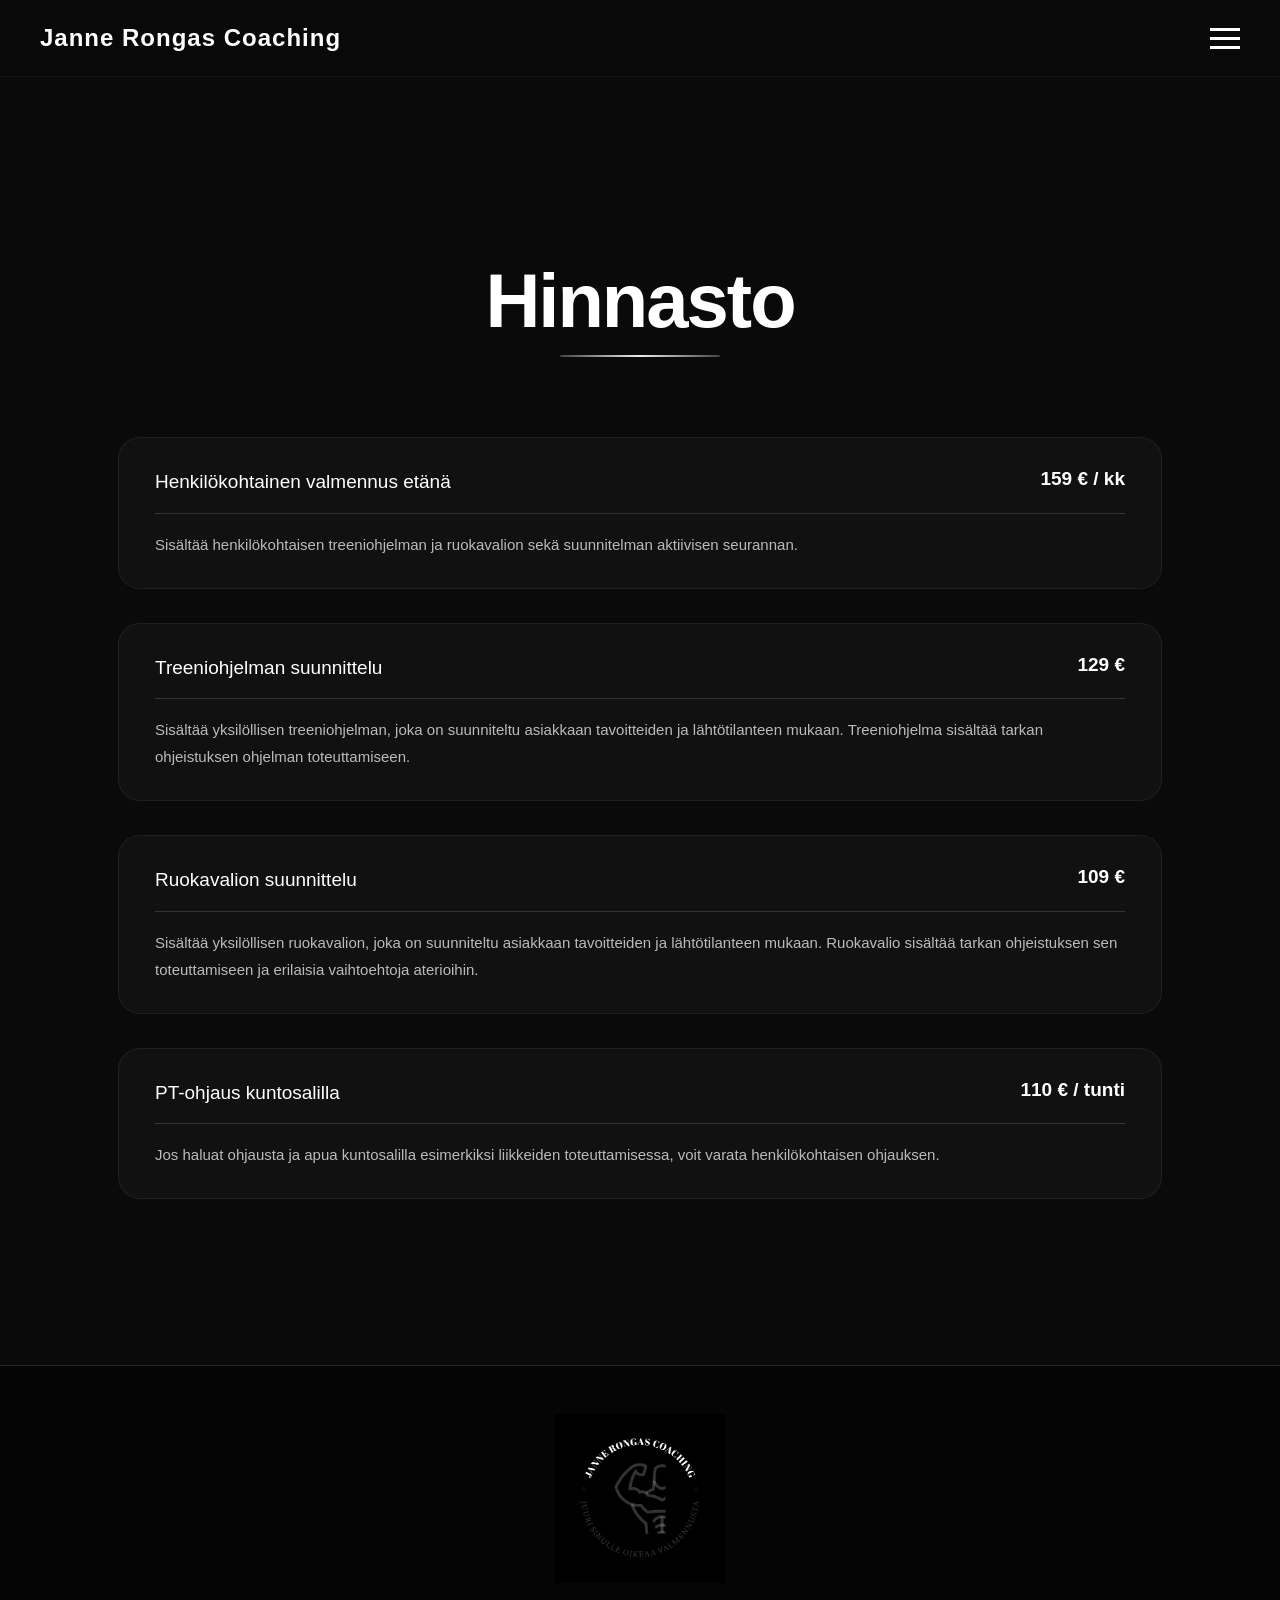
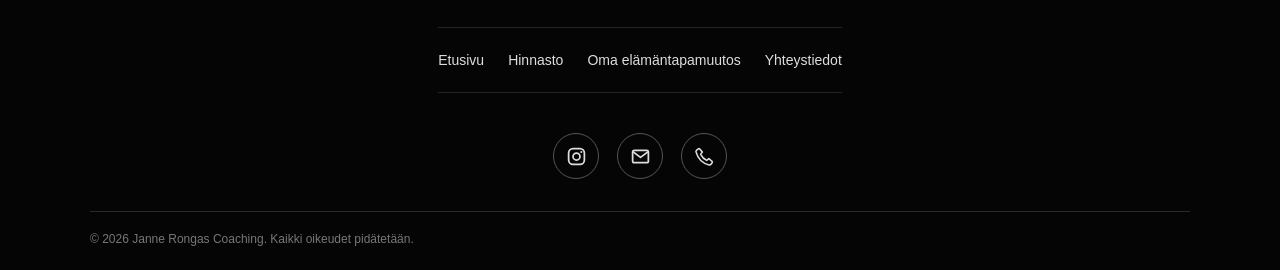
<file: hinnasto.html>
<!DOCTYPE html>
<html lang="fi">
<head>
    <meta charset="UTF-8">
    <meta name="viewport" content="width=device-width, initial-scale=1.0">
    <title>Hinnasto | Janne Rongas Coaching</title>

    <link href="https://fonts.googleapis.com/css2?family=Poppins:wght@300;400;500;600;700&display=swap" rel="stylesheet">
    <link rel="stylesheet" href="style.css">
</head>

<body>

<header class="navbar">
    <div class="logo">
        <a href="index.html">Janne Rongas Coaching</a>
    </div>

    <div class="menu-btn" onclick="toggleMenu()">
        <span></span>
        <span></span>
        <span></span>
    </div>

    <nav class="overlay-menu">
        <a href="index.html">Etusivu</a>
        <a href="hinnasto.html">Hinnasto</a>
        <a href="omamuutos.html">Oma elämäntapamuutos</a>
        <a href="yhteystiedot.html">Yhteystiedot</a>
    </nav>
</header>

<main class="subpage">

<section class="pricing-page">

    <div class="page-header fade-up">
        <p class="section-tag"></p>
        <h1>Hinnasto</h1>
        <p></p>
    </div>

    <div class="price-list fade-up">

        <div class="price-row">
            <span>Henkilökohtainen valmennus etänä</span>
            <span>159 € / kk</span>
            <p class="price-description">Sisältää henkilökohtaisen treeniohjelman ja ruokavalion sekä suunnitelman aktiivisen seurannan.</p>
        </div>

        <div class="price-row">
            <span>Treeniohjelman suunnittelu</span>
            <span>129 €</span>
            <p class="price-description">Sisältää yksilöllisen treeniohjelman, joka on suunniteltu asiakkaan tavoitteiden ja lähtötilanteen mukaan. Treeniohjelma sisältää tarkan ohjeistuksen ohjelman toteuttamiseen.</p>
        </div>

        <div class="price-row">
            <span>Ruokavalion suunnittelu</span>
            <span>109 €</span>
            <p class="price-description">Sisältää yksilöllisen ruokavalion, joka on suunniteltu asiakkaan tavoitteiden ja lähtötilanteen mukaan. Ruokavalio sisältää tarkan ohjeistuksen sen toteuttamiseen ja erilaisia vaihtoehtoja aterioihin.</p>
        </div>


        <div class="price-row">
            <span>PT-ohjaus kuntosalilla</span>
            <span>110 € / tunti</span>
            <p class="price-description">Jos haluat ohjausta ja apua kuntosalilla esimerkiksi liikkeiden toteuttamisessa, voit varata henkilökohtaisen ohjauksen.</p>
        </div>

    </div>

</section>

</main>

    <!-- FOOTER -->
<footer class="site-footer">
    <div class="footer-content">

        <a href="index.html" class="footer-logo-link" aria-label="Janne Rongas Coaching – etusivu">
            <img
                src="images/logo-png.png"
                alt="Janne Rongas Coaching"
                class="footer-logo"
            >
        </a>

        <p class="footer-tagline">
        </p>

        <nav class="footer-nav" aria-label="Alatunnisteen navigaatio">
            <a href="index.html">Etusivu</a>
            <a href="hinnasto.html">Hinnasto</a>
            <a href="omamuutos.html">Oma elämäntapamuutos</a>
            <a href="yhteystiedot.html">Yhteystiedot</a>
        </nav>
        
<div class="footer-socials">

    <!-- Instagram -->
    <a href="https://www.instagram.com/jjanneron/"
       class="footer-icon"
       target="_blank"
       rel="noopener noreferrer"
       aria-label="Instagram">
        <svg viewBox="0 0 24 24" aria-hidden="true">
            <rect x="3" y="3" width="18" height="18" rx="5"
                  fill="none" stroke="currentColor" stroke-width="2"/>
            <circle cx="12" cy="12" r="4"
                    fill="none" stroke="currentColor" stroke-width="2"/>
            <circle cx="17.5" cy="6.8" r="1.2"
                    fill="currentColor"/>
        </svg>
    </a>

    <!-- Sähköposti -->
    <a href="mailto:pt.jannerongas@gmail.com"
       class="footer-icon"
       aria-label="Lähetä sähköpostia">
        <svg viewBox="0 0 24 24" aria-hidden="true">
            <rect x="3" y="5" width="18" height="14" rx="2"
                  fill="none" stroke="currentColor" stroke-width="2"/>
            <path d="M4 7l8 6 8-6"
                  fill="none" stroke="currentColor"
                  stroke-width="2" stroke-linecap="round"
                  stroke-linejoin="round"/>
        </svg>
    </a>

    <!-- Puhelin -->
    <a href="tel:+358456664140"
       class="footer-icon"
       aria-label="Soita">
        <svg viewBox="0 0 24 24" aria-hidden="true">
            <path d="M6.6 3.5l3 3.5-2 2.5a15 15 0 0 0 6.9 6.9l2.5-2 3.5 3c.5.4.6 1.1.2 1.7l-1.3 1.8c-.5.7-1.3 1-2.1.8C9.4 19.6 4.4 14.6 2.3 6.7c-.2-.8.1-1.6.8-2.1l1.8-1.3c.6-.4 1.3-.3 1.7.2z"
                  fill="none" stroke="currentColor"
                  stroke-width="1.8" stroke-linecap="round"
                  stroke-linejoin="round"/>
        </svg>
    </a>

</div>

        <div class="footer-bottom">
            <p>© 2026 Janne Rongas Coaching. Kaikki oikeudet pidätetään.</p>
        </div>
    </div>
</footer>

<script src="script.js"></script>
</body>
</html>
</file>
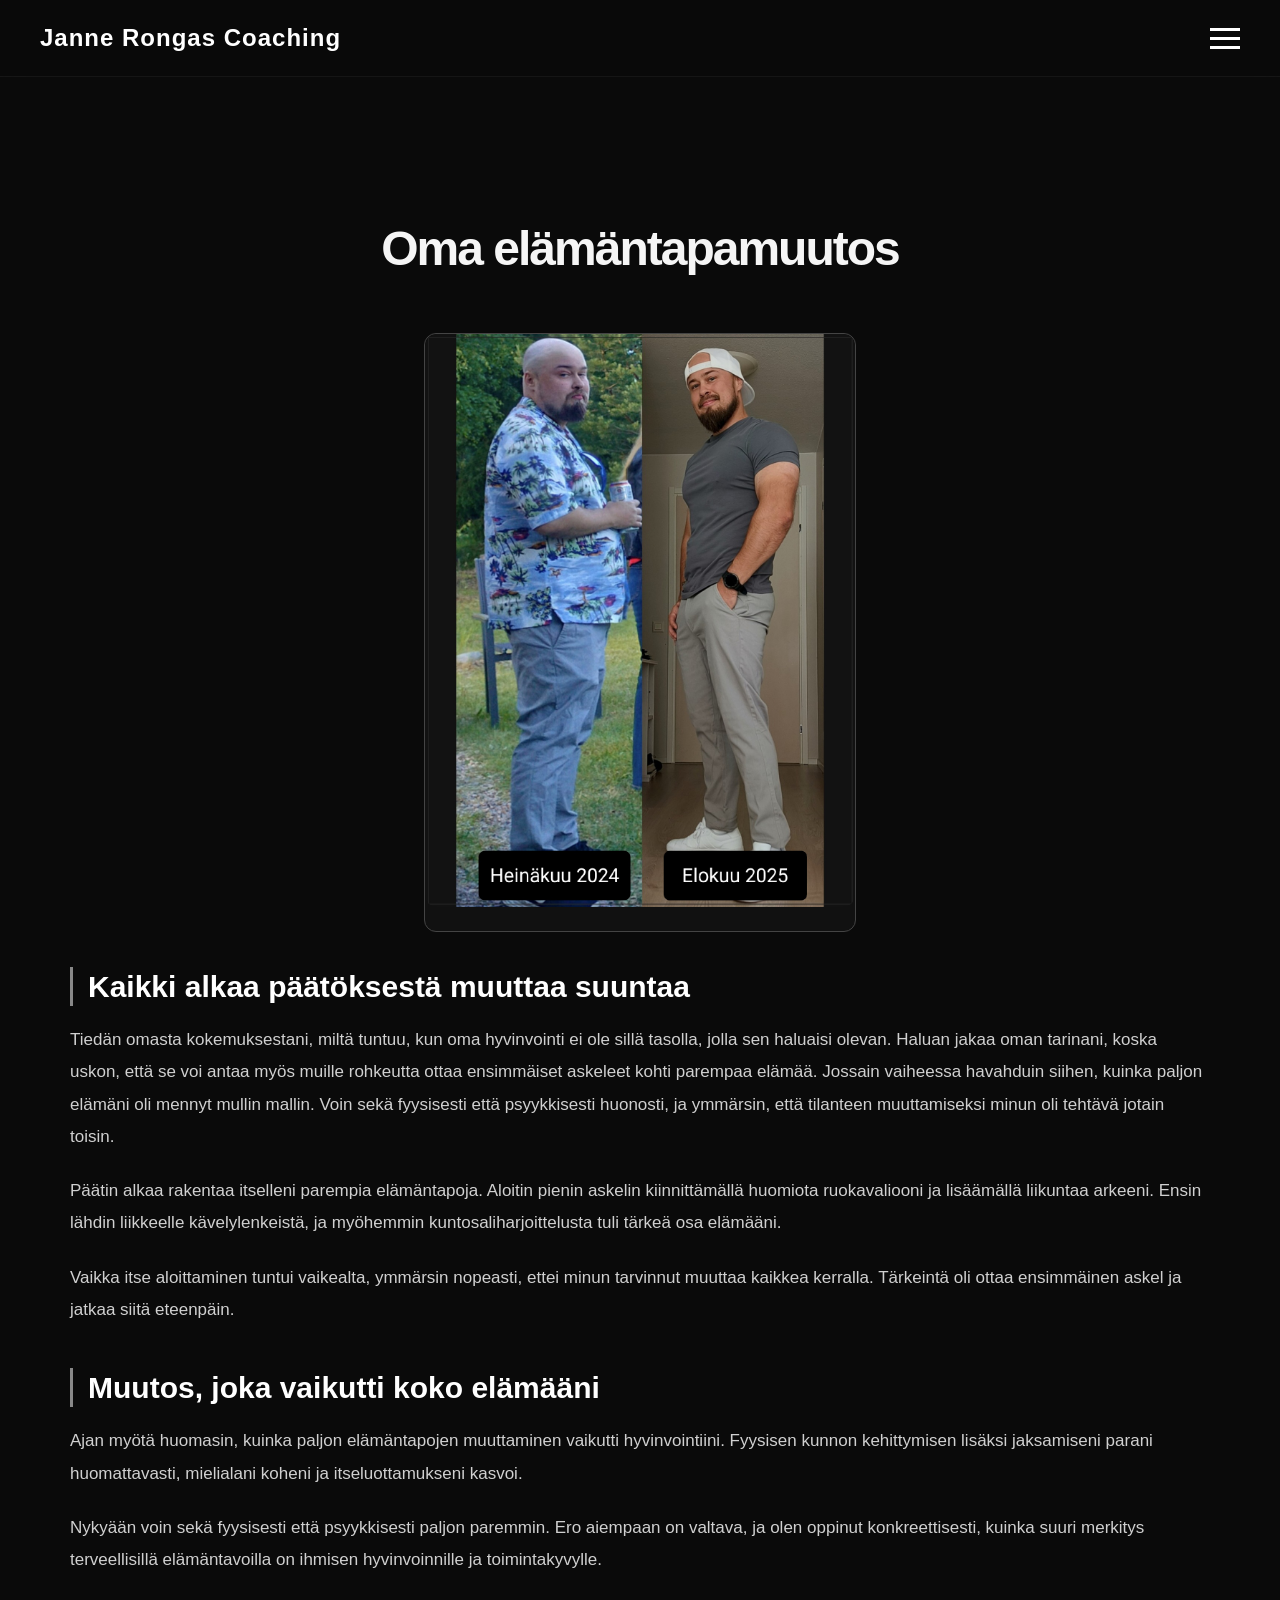
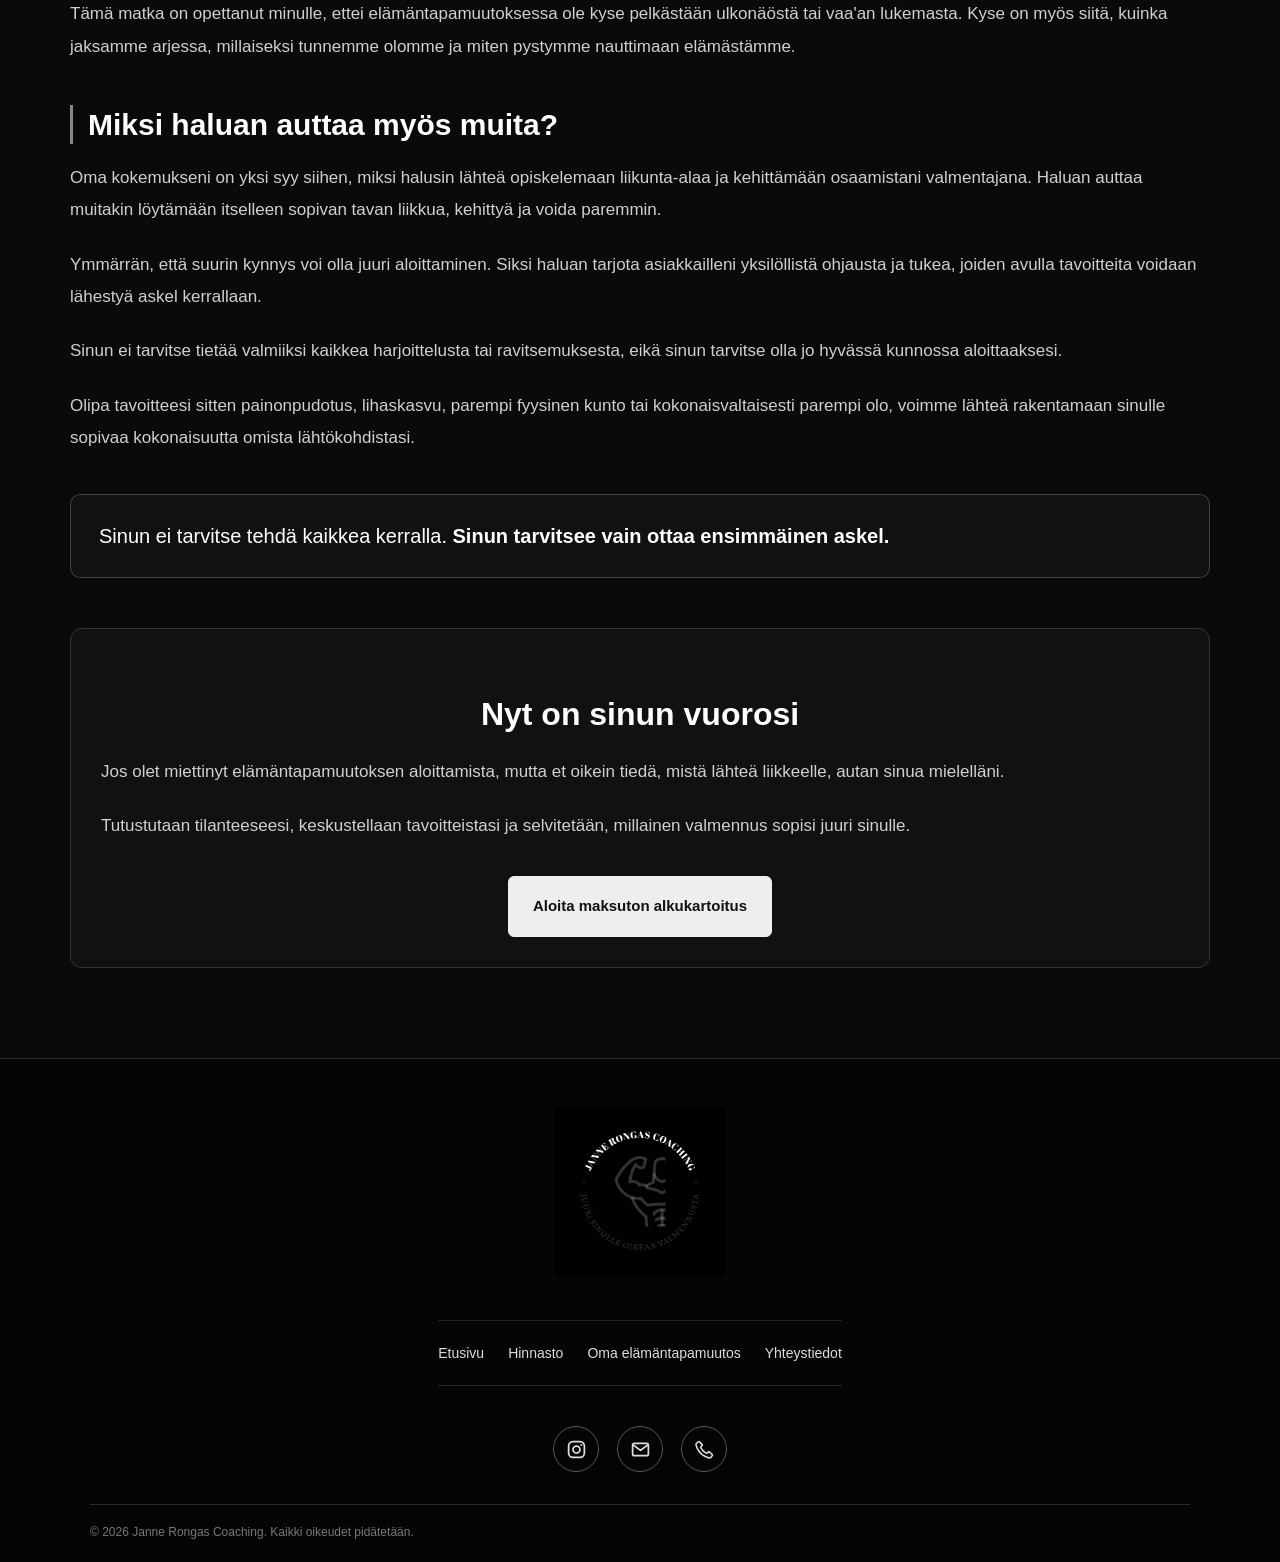
<file: omamuutos.html>
<!DOCTYPE html>
<html lang="fi">
<head>
    <meta charset="UTF-8">
    <meta name="viewport" content="width=device-width, initial-scale=1.0">
    <title>Oma elämäntapamuutos | Janne Rongas Coaching</title>

    <link href="https://fonts.googleapis.com/css2?family=Poppins:wght@300;400;500;600;700&display=swap" rel="stylesheet">
    <link rel="stylesheet" href="style.css">
</head>
<body>
    <!-- HEADER -->
<header class="navbar">

    <div class="logo">
        <a href="index.html">Janne Rongas Coaching</a>
    </div>

<!-- MENU BUTTON -->
<div class="menu-btn" onclick="toggleMenu()">

    <span></span>
    <span></span>
    <span></span>

</div>

<!-- OVERLAY MENU -->
<nav class="overlay-menu">

    <a href="index.html">Etusivu</a>
    <a href="hinnasto.html">Hinnasto</a>
    <a href="omamuutos.html">Oma elämäntapamuutos</a>
    <a href="yhteystiedot.html">Yhteystiedot</a>

</nav>


</header>

<main class="subpage">

<section class="transformation-page">

    <div class="page-header fade-up">
        <p class="section-tag"></p>
        <h1>Oma elämäntapamuutos</h1>
        <p></p>
    </div>


<!-- MUODONMUUTOSKUVA -->
    <div class="transformation-content fade-up"></div>
    <div class="transformation-image">

        <img
            src="images/oma-elamantapamuutos.jpg"
            alt="Jannen elämäntapamuutos vuosina 2024–2025"
            class="transformation-photo"
        >

    </div>

<!-- TEKSTIT -->
    <div class="transformation-text">

        <p class="transformation-intro">

        </p>

        <h2>Kaikki alkaa päätöksestä muuttaa suuntaa</h2>

        <p>
            Tiedän omasta kokemuksestani, miltä tuntuu, kun oma
            hyvinvointi ei ole sillä tasolla, jolla sen haluaisi olevan.
            Haluan jakaa oman tarinani, koska uskon, että se voi antaa
            myös muille rohkeutta ottaa ensimmäiset askeleet kohti
            parempaa elämää.

            Jossain vaiheessa havahduin siihen, kuinka paljon elämäni
            oli mennyt mullin mallin. Voin sekä fyysisesti että
            psyykkisesti huonosti, ja ymmärsin, että tilanteen
            muuttamiseksi minun oli tehtävä jotain toisin.
        </p>

        <p>
            Päätin alkaa rakentaa itselleni parempia elämäntapoja.
            Aloitin pienin askelin kiinnittämällä huomiota ruokavaliooni
            ja lisäämällä liikuntaa arkeeni. Ensin lähdin liikkeelle
            kävelylenkeistä, ja myöhemmin kuntosaliharjoittelusta tuli
            tärkeä osa elämääni.
        </p>

        <p>
            Vaikka itse aloittaminen tuntui vaikealta, ymmärsin
            nopeasti, ettei minun tarvinnut muuttaa kaikkea kerralla.
            Tärkeintä oli ottaa ensimmäinen askel ja jatkaa siitä
            eteenpäin.
        </p>

        <h2>Muutos, joka vaikutti koko elämääni</h2>

        <p>
            Ajan myötä huomasin, kuinka paljon elämäntapojen
            muuttaminen vaikutti hyvinvointiini. Fyysisen kunnon
            kehittymisen lisäksi jaksamiseni parani huomattavasti,
            mielialani koheni ja itseluottamukseni kasvoi.
        </p>

        <p>
            Nykyään voin sekä fyysisesti että psyykkisesti paljon
            paremmin. Ero aiempaan on valtava, ja olen oppinut
            konkreettisesti, kuinka suuri merkitys terveellisillä
            elämäntavoilla on ihmisen hyvinvoinnille ja toimintakyvylle.
        </p>

        <p>
            Tämä matka on opettanut minulle, ettei elämäntapamuutoksessa
            ole kyse pelkästään ulkonäöstä tai vaa'an lukemasta.
            Kyse on myös siitä, kuinka jaksamme arjessa, millaiseksi
            tunnemme olomme ja miten pystymme nauttimaan elämästämme.
        </p>

        <h2>Miksi haluan auttaa myös muita?</h2>

        <p>
            Oma kokemukseni on yksi syy siihen, miksi halusin lähteä
            opiskelemaan liikunta-alaa ja kehittämään osaamistani
            valmentajana. Haluan auttaa muitakin löytämään itselleen
            sopivan tavan liikkua, kehittyä ja voida paremmin.
        </p>

        <p>
            Ymmärrän, että suurin kynnys voi olla juuri aloittaminen.
            Siksi haluan tarjota asiakkailleni yksilöllistä ohjausta
            ja tukea, joiden avulla tavoitteita voidaan lähestyä
            askel kerrallaan.
        </p>

        <p>
            Sinun ei tarvitse tietää valmiiksi kaikkea harjoittelusta
            tai ravitsemuksesta, eikä sinun tarvitse olla jo hyvässä
            kunnossa aloittaaksesi.
        </p>

        <p>
            Olipa tavoitteesi sitten painonpudotus, lihaskasvu,
            parempi fyysinen kunto tai kokonaisvaltaisesti parempi olo,
            voimme lähteä rakentamaan sinulle sopivaa kokonaisuutta
            omista lähtökohdistasi.
        </p>

        <div class="transformation-highlight">
            <p>
                Sinun ei tarvitse tehdä kaikkea kerralla.
                <strong>Sinun tarvitsee vain ottaa ensimmäinen askel.</strong>
            </p>
        </div>

        <!-- TOIMINTAKEHOTUS -->
        <div class="transformation-cta">

            <h2>Nyt on sinun vuorosi</h2>

            <p>
                Jos olet miettinyt elämäntapamuutoksen aloittamista,
                mutta et oikein tiedä, mistä lähteä liikkeelle,
                autan sinua mielelläni.
            </p>

            <p>
                Tutustutaan tilanteeseesi, keskustellaan tavoitteistasi
                ja selvitetään, millainen valmennus sopisi juuri sinulle.
            </p>

        <a href="index.html?alkukartoitus=avaa" class="transformation-button">
                Aloita maksuton alkukartoitus
        </a>

        </div>

    </div>

</section>
</main>

    <!-- FOOTER -->

<footer class="site-footer">
    <div class="footer-content">

        <a href="index.html" class="footer-logo-link" aria-label="Janne Rongas Coaching – etusivu">
            <img
                src="images/logo-png.png"
                alt="Janne Rongas Coaching"
                class="footer-logo"
            >
        </a>

        <p class="footer-tagline">
        </p>

        <nav class="footer-nav" aria-label="Alatunnisteen navigaatio">
            <a href="index.html">Etusivu</a>
            <a href="hinnasto.html">Hinnasto</a>
            <a href="omamuutos.html">Oma elämäntapamuutos</a>
            <a href="yhteystiedot.html">Yhteystiedot</a>
        </nav>

        
<div class="footer-socials">

    <!-- Instagram -->
    <a href="https://www.instagram.com/jjanneron/"
       class="footer-icon"
       target="_blank"
       rel="noopener noreferrer"
       aria-label="Instagram">
        <svg viewBox="0 0 24 24" aria-hidden="true">
            <rect x="3" y="3" width="18" height="18" rx="5"
                  fill="none" stroke="currentColor" stroke-width="2"/>
            <circle cx="12" cy="12" r="4"
                    fill="none" stroke="currentColor" stroke-width="2"/>
            <circle cx="17.5" cy="6.8" r="1.2"
                    fill="currentColor"/>
        </svg>
    </a>

    <!-- Sähköposti -->
    <a href="mailto:pt.jannerongas@gmail.com"
       class="footer-icon"
       aria-label="Lähetä sähköpostia">
        <svg viewBox="0 0 24 24" aria-hidden="true">
            <rect x="3" y="5" width="18" height="14" rx="2"
                  fill="none" stroke="currentColor" stroke-width="2"/>
            <path d="M4 7l8 6 8-6"
                  fill="none" stroke="currentColor"
                  stroke-width="2" stroke-linecap="round"
                  stroke-linejoin="round"/>
        </svg>
    </a>

    <!-- Puhelin -->
    <a href="tel:+358456664140"
       class="footer-icon"
       aria-label="Soita">
        <svg viewBox="0 0 24 24" aria-hidden="true">
            <path d="M6.6 3.5l3 3.5-2 2.5a15 15 0 0 0 6.9 6.9l2.5-2 3.5 3c.5.4.6 1.1.2 1.7l-1.3 1.8c-.5.7-1.3 1-2.1.8C9.4 19.6 4.4 14.6 2.3 6.7c-.2-.8.1-1.6.8-2.1l1.8-1.3c.6-.4 1.3-.3 1.7.2z"
                  fill="none" stroke="currentColor"
                  stroke-width="1.8" stroke-linecap="round"
                  stroke-linejoin="round"/>
        </svg>
    </a>

</div>


        <div class="footer-bottom">
            <p>© 2026 Janne Rongas Coaching. Kaikki oikeudet pidätetään.</p>
        </div>

    </div>
</footer>


<script src="script.js"></script>
</body>

</html>
</file>
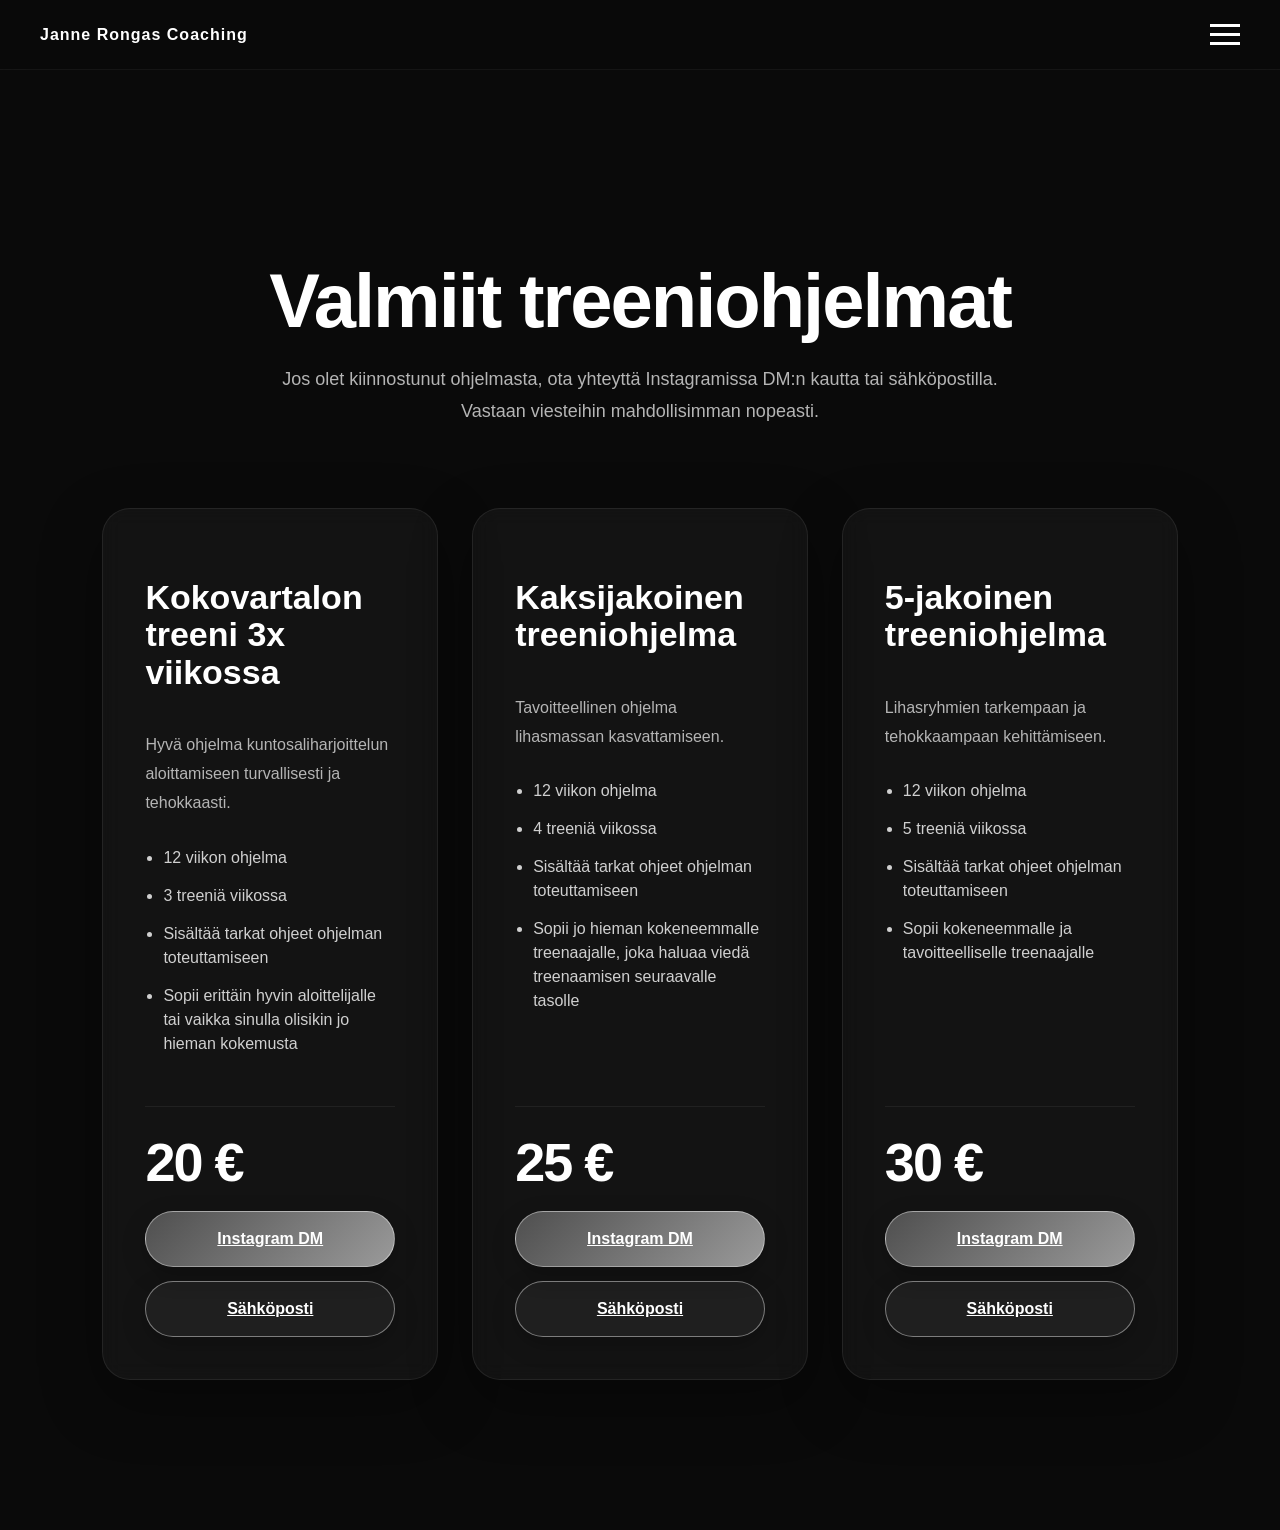
<file: treeniohjelmat.html>
<!DOCTYPE html>
<html lang="fi">
<head>
    <meta charset="UTF-8">
    <meta name="viewport" content="width=device-width, initial-scale=1.0">
    <title>Treeniohjelmat | Janne Rongas</title>

    <link href="https://fonts.googleapis.com/css2?family=Poppins:wght@300;400;500;600;700&display=swap" rel="stylesheet">
    <link rel="stylesheet" href="style.css">
</head>

<body>

<header class="navbar">
    <div class="logo">Janne Rongas Coaching</div>

    <div class="menu-btn" onclick="toggleMenu()">
        <span></span>
        <span></span>
        <span></span>
    </div>

    <nav class="overlay-menu">
        <a href="index.html">Etusivu</a>
        <a href="hinnasto.html">Hinnasto</a>
        <a href="treeniohjelmat.html">Treeniohjelmat</a>
        <a href="ruokavaliot.html">Ruokavaliot</a>
        <a href="yhteystiedot.html">Yhteystiedot</a>
    </nav>
</header>

<main class="subpage">
<section class="programs-page">

    <div class="page-header fade-up">
        <h1>Valmiit treeniohjelmat</h1>
            <p class="page-intro">
        Jos olet kiinnostunut ohjelmasta, ota yhteyttä Instagramissa DM:n kautta
        tai sähköpostilla. Vastaan viesteihin mahdollisimman nopeasti.
    </p>

    </div>

    <div class="programs-grid">

        <div class="program-card fade-up">
            <h2>Kokovartalon treeni 3x viikossa</h2>
            <p>Hyvä ohjelma kuntosaliharjoittelun aloittamiseen turvallisesti ja tehokkaasti.</p>

            <ul>
                <li>12 viikon ohjelma</li>
                <li>3 treeniä viikossa</li>
                <li>Sisältää tarkat ohjeet ohjelman toteuttamiseen</li>
                <li>Sopii erittäin hyvin aloittelijalle tai vaikka sinulla olisikin jo hieman kokemusta</li>
            </ul>

            <div class="program-footer">
                <span class="price">20 €</span>

                <div class="contact-actions">
                    <a href="https://ig.me/m/jjanneron" target="_blank" class="btn">
                        Instagram DM
                    </a>

                    <a href="mailto:pt.jannerongas@gmail.com?subject=Treeniohjelma" class="btn secondary-btn">
                        Sähköposti
                    </a>
                </div>
            </div>
        </div>

        <div class="program-card featured fade-up">
            <h2>Kaksijakoinen treeniohjelma</h2>
            <p>Tavoitteellinen ohjelma lihasmassan kasvattamiseen.</p>

            <ul>
                <li>12 viikon ohjelma</li>
                <li>4 treeniä viikossa</li>
                <li>Sisältää tarkat ohjeet ohjelman toteuttamiseen</li>
                <li>Sopii jo hieman kokeneemmalle treenaajalle, joka haluaa viedä treenaamisen seuraavalle tasolle</li>
            </ul>

            <div class="program-footer">
                <span class="price">25 €</span>

                <div class="contact-actions">
                    <a href="https://ig.me/m/jjanneron" target="_blank" class="btn">
                        Instagram DM
                    </a>

                    <a href="mailto:pt.jannerongas@gmail.com?subject=Treeniohjelma" class="btn secondary-btn">
                        Sähköposti
                    </a>
                </div>
            </div>
        </div>

        <div class="program-card fade-up">
            <h2>5-jakoinen treeniohjelma</h2>
            <p>Lihasryhmien tarkempaan ja tehokkaampaan kehittämiseen.</p>

            <ul>
                <li>12 viikon ohjelma</li>
                <li>5 treeniä viikossa</li>
                <li>Sisältää tarkat ohjeet ohjelman toteuttamiseen</li>
                <li>Sopii kokeneemmalle ja tavoitteelliselle treenaajalle</li>
            </ul>

            <div class="program-footer">
                <span class="price">30 €</span>

                <div class="contact-actions">
                    <a href="https://ig.me/m/jjanneron" target="_blank" class="btn">
                        Instagram DM
                    </a>

                    <a href="mailto:pt.jannerongas@gmail.com?subject=Treeniohjelma" class="btn secondary-btn">
                        Sähköposti
                    </a>
                </div>
            </div>
        </div>

    </div>

</section>
</main>

<script src="script.js"></script>
</body>
</html>
</file>
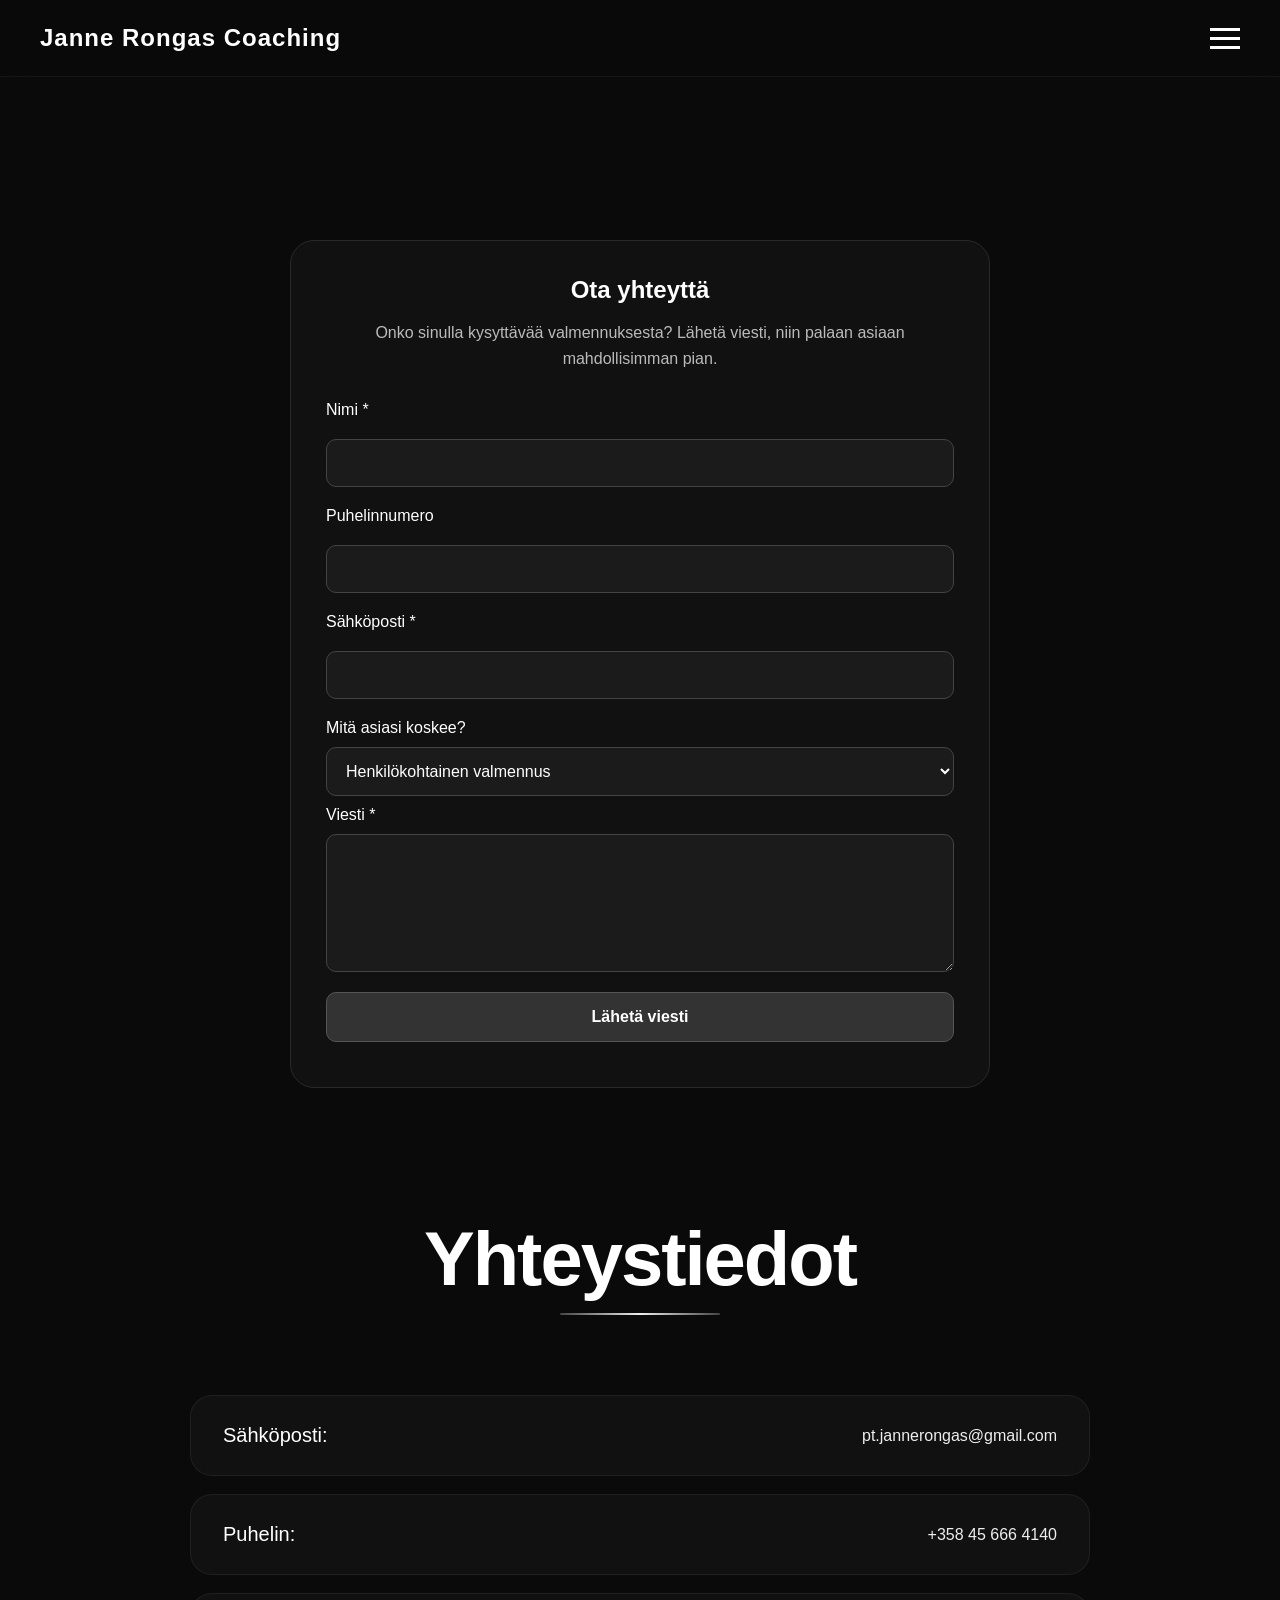
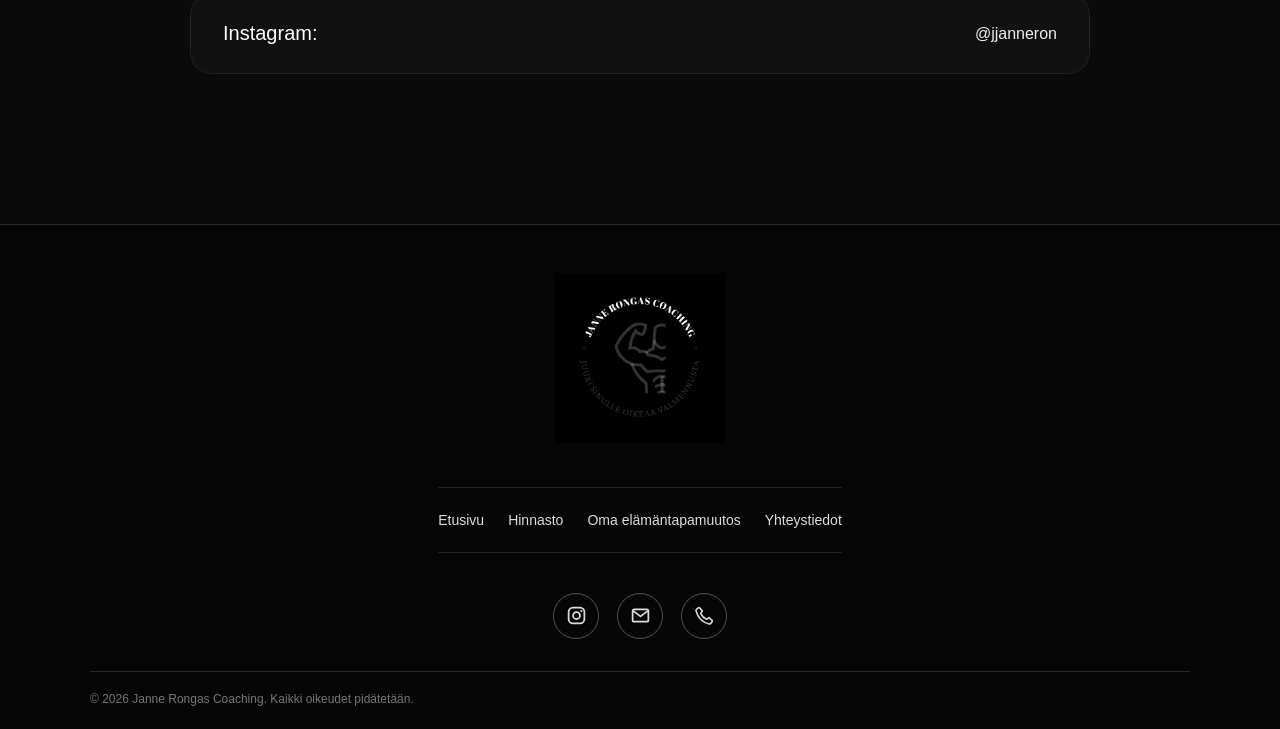
<file: yhteystiedot.html>
<!DOCTYPE html>
<html lang="fi">
<head>
    <meta charset="UTF-8">
    <meta name="viewport" content="width=device-width, initial-scale=1.0">
    <title>Yhteystiedot | Janne Rongas Coaching</title>
    <link href="https://fonts.googleapis.com/css2?family=Poppins:wght@300;600&display=swap" rel="stylesheet">
    <link rel="stylesheet" href="style.css">
</head>

<body>

<header class="navbar">
    <div class="logo">
        <a href="index.html">Janne Rongas Coaching</a>
    </div>

    <div class="menu-btn" onclick="toggleMenu()">
        <span></span>
        <span></span>
        <span></span>
    </div>

    <nav class="overlay-menu">
        <a href="index.html">Etusivu</a>
        <a href="hinnasto.html">Hinnasto</a>
        <a href="omamuutos.html">Oma elämäntapamuutos</a>
        <a href="yhteystiedot.html">Yhteystiedot</a>
    </nav>
</header>

<main class="subpage">

<section class="contact-page">


<section class="contact-form-section fade-up">
    <div class="contact-form">
        <h2>Ota yhteyttä</h2>
        <p>
            Onko sinulla kysyttävää valmennuksesta?
            Lähetä viesti, niin palaan asiaan mahdollisimman pian.
        </p>

        <form id="contact-form"
              action="https://formspree.io/f/xvkzjyrr"
              method="POST">

            <label for="name">Nimi *</label>
            <input type="text" id="name" name="name"
                   autocomplete="name" required>

            <label for="phone">Puhelinnumero</label>
            <input type="tel" id="phone" name="phone"
                   autocomplete="tel">

            <label for="email">Sähköposti *</label>
            <input type="email" id="email" name="email"
                   autocomplete="email" required>

            <label for="topic">Mitä asiasi koskee?</label>
            <select id="topic" name="topic">
                <option value="Henkilökohtainen valmennus">
                    Henkilökohtainen valmennus
                </option>
                <option value="Etävalmennus">Etävalmennus</option>
                <option value="Treeniohjelma">Treeniohjelma</option>
                <option value="Ruokavalio">Ruokavalio</option>
                <option value="Muu asia">Muu asia</option>
            </select>

            <label for="message">Viesti *</label>
            <textarea id="message" name="message"
                      rows="6" required></textarea>

            <button type="submit">Lähetä viesti</button>
        </form>
        <div id="form-success" class="form-success" hidden>
    <div class="success-icon">✓</div>
    <h2>Viesti lähetetty</h2>
    <p>
        Kiitos yhteydenottopyynnöstä! Olen sinuun yhteydessä
        mahdollisimman pian.
    </p>
</div>

<div id="form-error" class="form-error" role="alert" hidden>
    Viestin lähetys ei onnistunut. Yritä hetken kuluttua uudelleen.
</div>
    </div>
</section>


    <div class="page-header fade-up">
        <p class="section-tag"></p>
        <h1>Yhteystiedot</h1>
        <p></p>
    </div>

    <div class="contact-list fade-up">

        <div class="contact-row">
            <span>Sähköposti:</span>
            <a href="mailto:pt.jannerongas@gmail.com" class="contact-card">
                pt.jannerongas@gmail.com
            </a>
        </div>

        <div class="contact-row">
            <span>Puhelin:</span>
            <a href="tel:+358456664140" class="contact-card">
                +358 45 666 4140
            </a>
        </div>

        <div class="contact-row">
            <span>Instagram:</span>
            <a href="https://instagram.com/jjanneron" class="contact-card">
                @jjanneron
            </a>
        </div>

    </div>
</section>

<footer class="site-footer">
    <div class="footer-content">

        <a href="index.html" class="footer-logo-link" aria-label="Janne Rongas Coaching – etusivu">
            <img
                src="images/logo-png.png"
                alt="Janne Rongas Coaching"
                class="footer-logo"
            >
        </a>

        <p class="footer-tagline">
        </p>

        <nav class="footer-nav" aria-label="Alatunnisteen navigaatio">
            <a href="index.html">Etusivu</a>
            <a href="hinnasto.html">Hinnasto</a>
            <a href="omamuutos.html">Oma elämäntapamuutos</a>
            <a href="yhteystiedot.html">Yhteystiedot</a>
        </nav>
        
<div class="footer-socials">

    <!-- Instagram -->
    <a href="https://www.instagram.com/jjanneron/"
       class="footer-icon"
       target="_blank"
       rel="noopener noreferrer"
       aria-label="Instagram">
        <svg viewBox="0 0 24 24" aria-hidden="true">
            <rect x="3" y="3" width="18" height="18" rx="5"
                  fill="none" stroke="currentColor" stroke-width="2"/>
            <circle cx="12" cy="12" r="4"
                    fill="none" stroke="currentColor" stroke-width="2"/>
            <circle cx="17.5" cy="6.8" r="1.2"
                    fill="currentColor"/>
        </svg>
    </a>

    <!-- Sähköposti -->
    <a href="mailto:pt.jannerongas@gmail.com"
       class="footer-icon"
       aria-label="Lähetä sähköpostia">
        <svg viewBox="0 0 24 24" aria-hidden="true">
            <rect x="3" y="5" width="18" height="14" rx="2"
                  fill="none" stroke="currentColor" stroke-width="2"/>
            <path d="M4 7l8 6 8-6"
                  fill="none" stroke="currentColor"
                  stroke-width="2" stroke-linecap="round"
                  stroke-linejoin="round"/>
        </svg>
    </a>

    <!-- Puhelin -->
    <a href="tel:+358456664140"
       class="footer-icon"
       aria-label="Soita">
        <svg viewBox="0 0 24 24" aria-hidden="true">
            <path d="M6.6 3.5l3 3.5-2 2.5a15 15 0 0 0 6.9 6.9l2.5-2 3.5 3c.5.4.6 1.1.2 1.7l-1.3 1.8c-.5.7-1.3 1-2.1.8C9.4 19.6 4.4 14.6 2.3 6.7c-.2-.8.1-1.6.8-2.1l1.8-1.3c.6-.4 1.3-.3 1.7.2z"
                  fill="none" stroke="currentColor"
                  stroke-width="1.8" stroke-linecap="round"
                  stroke-linejoin="round"/>
        </svg>
    </a>

</div>

        <div class="footer-bottom">
            <p>© 2026 Janne Rongas Coaching. Kaikki oikeudet pidätetään.</p>
        </div>
    </div>
</footer>

<script src="script.js"></script>
</body>
</html>
</file>
<file: style.css>
body {
    margin: 0;
    font-family: 'Trebuchet MS', sans-serif;
    background: #0a0a0a;
    color: white;
    overflow-x: hidden;
    overflow-y: auto;
    width: 100%;
    padding: 0;
}

/* HEADER */
header {
    position: fixed;
    top: 0;
    left: 0;
    width: 100%;
    padding: 20px 8%;
    background: rgba(10,10,10,0.8);
    backdrop-filter: blur(10px);
    z-index: 1000;
}

/* NAVBAR */
.navbar {
    position: fixed;
    top: 0;
    left: 0;
    right: 0;
    width: 100%;
    display: flex;
    justify-content: space-between; /* Logo vasemmalle, hamburger oikealle */
    align-items: center;            /* Keskittää logon ja hamburgerin täydellisesti linjaan */
    padding: 24px 40px; 
    box-sizing: border-box;
    z-index: 9999;                  /* Palkki pysyy aina kaiken muun päällä */
    background: rgba(10, 10, 10, 0.55);
    backdrop-filter: blur(14px);
    border-bottom: 1px solid rgba(255, 255, 255, 0.05);
}

/* MENU BUTTON */
.menu-btn {
    display: flex;
    flex-direction: column;
    justify-content: space-between;
    width: 30px;
    height: 21px;
    cursor: pointer;
    z-index: 10002; /* Hamburger on aina päällimmäisenä, jotta sitä voi klikata */
    margin: 0;      /* Poistaa linjausta sotkevat marginaalit */
}

.menu-btn span {
    display: block;
    height: 3px;
    width: 100%;
    background-color: white;
    transition: 0.3s ease;
}

/* MENU ACTIVE ANIMATION */
.menu-btn.active span:nth-child(1) {
    transform:
        rotate(45deg)
        translateY(10px);
}

.menu-btn.active span:nth-child(2) {
    opacity: 0;
}

.menu-btn.active span:nth-child(3) {
    transform:
        rotate(-45deg)
        translateY(-10px);
}

/* OVERLAY MENU */
/* TÄMÄ ON VALIKKO SULJETTUNA: Pakotetaan täysin piiloon.
   Nyt se ei voi peittää etusivua tai estää klikkauksia! */
.overlay-menu {
    display: none; /* Kokonaan piilossa oletuksena */
}

/* Kun valikko avataan */
.overlay-menu.open {
    display: flex !important;
    position: fixed;
    top: 0;
    left: 0;
    width: 100%;
    height: 100vh;
    background: rgba(10, 10, 10, 0.98);
    z-index: 9999;
    flex-direction: column;
    justify-content: center;
    align-items: center;
    gap: 24px;
}

/* OPEN */
.overlay-menu.active {
    right: 0;
}

/* LINKS */
.overlay-menu a {
    color: white;
    text-decoration: none;

    position: relative;

    font-size: 42px;
    font-weight: 600;
    letter-spacing: -1px;
    
    opacity: 1;

    transform: translateY(30px);

    transition:
        opacity 0.25s ease,
        transform 0.25s ease;
}

/* ACTIVE */
.overlay-menu.open a {
    opacity: 1;
    transform: translateY(0);
}

/* STAGGER */
.overlay-menu.open a:nth-child(1) {
    transition-delay: 0.1s;
}

.overlay-menu.open a:nth-child(2) {
    transition-delay: 0.2s;
}

.overlay-menu.open a:nth-child(3) {
    transition-delay: 0.3s;
}

.overlay-menu.open a:nth-child(4) {
    transition-delay: 0.4s;
}

.overlay-menu.open a:nth-child(5) {
    transition-delay: 0.5s;
}

/* LOGO */
.logo {
    font-weight: 700;
    letter-spacing: 1px;
    color: white;
    position: relative;
    z-index: 10001; /* Logo pysyy klikattavana myös valikon ollessa auki */
}

/* NAV LINKS */
.nav-links {
    display: flex;
    gap: 50px;
}

/* LINKS */
.nav-links a {
    color: #cfcfcf;

    text-decoration: none;

    font-size: 15px;
    font-weight: 500;

    position: relative;

    transition: 0.3s ease;
}

/* HOVER */
.overlay-menu a:hover {
    transform: translateX(10px);
    color: #cfcfcf;
}
.nav-links a:hover {
    color: white;
}

/* UNDERLINE EFFECT */
.nav-links a::after {
    content: "";

    position: absolute;

    left: 0;
    bottom: -8px;

    width: 0%;
    height: 2px;

    background: white;

    transition: 0.3s ease;
}

.nav-links a:hover::after {
    width: 100%;
}

/* HERO */
.hero {
    position: relative;
    min-height: 100vh;
    display: flex !important; /* MUUTETTU: Flexbox takaisin, jotta align-items ja justify-content toimivat */
    align-items: center;
    justify-content: center;
    padding: 120px 40px;
    overflow: hidden;
    
    /* VALAISTU TAUSTA: Kevennetään mustaa reilusti (vain 20%-40%), jotta sisältö ja puuttuva kuva erottuvat */
    background: linear-gradient(rgba(0, 0, 0, 0.2), rgba(0, 0, 0, 0.4)), url('hero.jpg');
    background-size: cover;
    background-position: center;
}

/* ABOUT */
.about-section {

    padding:
        140px 8%;

    position: relative;
}

/* CONTAINER */
.about-container {

    display: grid;

    grid-template-columns:
        1fr 1fr;

    gap: 90px;

    align-items: center;

    max-width: 1400px;

    margin: auto;
}

/* IMAGE */
.about-image {

    position: relative;
}

.about-image::before {

    content: "";

    position: absolute;

    inset: -12px;

    border-radius: 36px;

    border:
        1px solid rgba(255,255,255,0.05);

    pointer-events: none;
}


.about-image img {

    width: 100%;
    height: auto;
    max-height: 620px;
    border-radius: 28px;

    object-fit: contain;

    display: block;

    border:
        1px solid rgba(255,255,255,0.08);

    box-shadow:
        0 30px 80px rgba(0,0,0,0.45);

    transition:
        transform 0.6s ease,
        box-shadow 0.6s ease;
}

.image-caption {

    margin-top: 18px;

    text-align: center;

    font-size: 14px;

    letter-spacing: 1px;

    color: #8f8f8f;

    line-height: 1.6;
}

/* HOVER */
.about-image img:hover {

    transform: scale(1.02);

    box-shadow:
        0 40px 100px rgba(0,0,0,0.65);
}

/* TEXT */
.about-text {

    flex: 1;

    max-width: 650px;

    background:
        rgba(255,255,255,0.04);

    border:
        1px solid rgba(255,255,255,0.06);

    backdrop-filter: blur(12px);

    padding: 50px;

    border-radius: 28px;

    box-shadow:
        0 20px 60px rgba(0,0,0,0.35);
}

/* TAG */
.section-tag {

    font-size: 13px;

    letter-spacing: 4px;

    color: #8d8d8d;

    margin-bottom: 22px;
}

/* TITLE */
.about-text h2 {

    font-size: clamp(34px, 4vw, 48px);

    line-height: 1.1;

    letter-spacing: -1px;

    margin-bottom: 30px;
}

.about-subtitle {

    font-size: 22px;

    font-weight: 600;

    margin-top: 20px;

    margin-bottom: 12px;

    color: white;
}

/* PARAGRAPHS */
.about-text p {

    font-size: 17px;

    line-height: 1.9;

    color: #b5b5b5;

    margin-bottom: 24px;
}

/* GLASS PANEL */
.glass {
    background: rgba(255,255,255,0.04);
    border: 1px solid rgba(255,255,255,0.08);


    backdrop-filter: blur(12px);

    padding: 60px;
    border-radius: 28px;

    max-width: 850px;

    box-shadow:
        0 10px 40px rgba(0,0,0,0.4),
        inset 0 1px 0 rgba(255,255,255,0.04);
}

/* HERO TEXT */
.hero h1 {
    font-size: clamp(36px, 8vw, 54px);
    line-height: 1.1;
    letter-spacing: -1px;
    font-weight: 700;
    width: 100%;
    max-width: 700px;
    margin-bottom: 24px;
}

.hero-text {
    font-size: clamp(16px, 4vw, 20px);
    line-height: 1.5;
    color: #b5b5b5;
    max-width: 700px;
    width: 100%;
}

.hero-subtitle {

    font-size: 13px;

    letter-spacing: 4px;

    text-transform: uppercase;

    color: #8d8d8d;

    margin-bottom: 22px;
}

.hero-inner {
    width: 100%;
    max-width: 1400px;
    margin: 0 auto;

}

.hero-content {

    width: 100%;
    max-width: 760px;
}

.hero-title {

    font-size: clamp(58px, 7vw, 84px);

    line-height: 0.95;

    letter-spacing: -3px;

    font-weight: 700;

    margin-bottom: 28px;

    color: white;
}



h1 {
    font-size: 40px;
}

p {
    color: #aaa;
    line-height: 1.6;
    font-size: 16px;
}

/* BUTTON */
.btn {
    margin-top: 40px;

    padding: 18px 36px;

    background: linear-gradient(135deg, #4f4f4f, #9a9a9a);

    border: none;
    border-radius: 100px;

    color: white;

    font-size: 16px;
    font-weight: 600;

    cursor: pointer;

    transition: 0.3s ease;

    box-shadow:
        0 10px 30px rgba(255,255,255,0.08);
}

.btn:hover {
    transform: translateY(-4px) scale(1.02);

    box-shadow:
        0 20px 40px rgba(255,255,255,0.12);
}

/* GRID */
.grid {
    display: grid;
    grid-template-columns: repeat(auto-fit, minmax(260px, 1fr));
    gap: 30px;

    margin-top: 50px;
}

.card {
    text-decoration: none;

    color: white;

    background: linear-gradient(
        180deg,
        rgba(255,255,255,0.05),
        rgba(255,255,255,0.02)
    );
    border: 1px solid rgba(255,255,255,0.06);
    padding: 40px;
    border-radius: 24px;

    opacity: 0;
    transform: translateY(40px);

    transition:
        opacity 0.8s ease,
        transform 0.8s ease;

    backdrop-filter: blur(10px);
}

.card.show {
    opacity: 1;
    transform: translateY(0);
}

.card:nth-child(2) {
    transition-delay: 0.15s;
}

.card:nth-child(3) {
    transition-delay: 0.3s;
}

.card:hover {
    transform: translateY(-10px);

    border-color: rgba(255,255,255,0.18);

    box-shadow:
        0 20px 50px rgba(0,0,0,0.35);
}

/* QUIZ */
.quiz-container {
    max-width: 500px;
    margin: auto;
    text-align: center;
}
.quiz-section {
    position: fixed;
    top: 0;
    left: 0;
    width: 100%;
    height: 100vh;

    display: none;
    
    align-items: center;
    justify-content: center;

    background: #0a0a0a;
    z-index: 9999;
}
.thank-you {
    display: none;
    text-align: center;
}

.thank-you.show {
    display: block;
}

.step {
    display: none;
    width: 100%;
    opacity: 0;
}

.step.active {
    display: block;
    opacity: 1;
}

/* QUIZ QUESTION HEADINGS */
.quiz-container .step h2 {
    display: block;
    position: static;
    width: 100%;
    margin: 0 0 28px;
    padding: 0;
    color: #ffffff !important;
    font-size: 32px;
    font-weight: 600;
    line-height: 1.2;
    text-align: center;
}

button {
    width: 100%;
    padding: 15px;
    margin: 10px 0;
    background: #1a1a1a;
    color: white;
    border: none;
}

input {
    width: 100%;
    padding: 15px;
    margin: 10px 0;
    background: #111;
    border: 1px solid #333;
    color: white;
}

/* PROGRESS */
.progress-bar {
    height: 6px;
    background: #222;
    margin-bottom: 20px;
}

.progress {
    height: 100%;
    width: 0%;
    background: #aaa;
}

/* SCROLL ANIMATION */
.fade-up {

    opacity: 0;

    transform:
        translateY(70px)
        scale(0.98);

    transition:
        opacity 1s cubic-bezier(0.16, 1, 0.3, 1),
        transform 1s cubic-bezier(0.16, 1, 0.3, 1);
}

/* ACTIVE */
.fade-up.show {

    opacity: 1;

    transform:
        translateY(0)
        scale(1);
}

.hero::before {
    content: "";

    position: absolute;

    inset: 0;

    background:
        radial-gradient(
            circle at top right,
            rgba(255,255,255,0.08),
            transparent 30%
        );

    pointer-events: none;
}

.section-header {
    text-align: center;
    margin-bottom: 70px;
}

.section-tag {
    font-size: 30px;
    font-weight: 600;
    color: #888;
    letter-spacing: 3px;
    text-transform: uppercase;
    margin-bottom: 10px;
}

.section-header h2 {
    font-size: 50px;
    line-height: 1.1;

    display: inline-block;

    position: relative;
}

.section-header h2::after {
    content: "";

    position: absolute;

    left: 50%;
    transform: translateX(-50%);

    bottom: -14px;

    width: 60%;
    height: 4px;

    border-radius: 20px;

    background: linear-gradient(
        90deg,
        rgba(255,255,255,0),
        rgba(255,255,255,0.7),
        rgba(255,255,255,0)
    );
}

.page-hero {
    min-height: 100vh;

    display: flex;
    justify-content: center;
    align-items: center;

    padding: 120px 8%;
}

/* FOOTER */
.footer {
    width: 100%;
    max-width: 100%;
    box-sizing: border-box;
    margin-left: auto;
    margin-right: auto;
    text-align: center;
    display: flex;
    flex-direction: column;
    align-items: center;
    padding: 140px 24px 80px;
    border-top:
        1px solid rgba(255,255,255,0.06);
    background:
        linear-gradient(
            180deg,
            rgba(255,255,255,0.02),
            rgba(255,255,255,0.01)
        );
}

/* CONTENT */
.footer-content {
    width: 100%;
    max-width: 900px;
    margin: auto;
    text-align: center;
    box-sizing: border-box;
}

/* TITLE */
.footer h2 {
    font-size: clamp(32px, 6vw, 48px);
    margin-bottom: 20px;
    width: 100%;
    overflow-wrap: break-word;
}

/* TEXT */
.footer-text {
    color: #9f9f9f;

    line-height: 1.8;

    max-width: 700px;

    margin:
        0 auto
        50px;
}

/* LINKS */
.footer-links {
    display: flex;
    justify-content: center;
    gap: 16px;
    flex-wrap: wrap;
    width: 100%;
}

/* LINK STYLE */
.footer-links a {
    color: white;

    text-decoration: none;

    padding: 16px 24px;

    border-radius: 18px;

    background:
        rgba(255,255,255,0.04);

    border:
        1px solid rgba(255,255,255,0.06);

    backdrop-filter: blur(10px);

    transition: 0.3s ease;
}

/* HOVER */
.footer-links a:hover {
    transform: translateY(-6px);

    background:
        rgba(255,255,255,0.08);

    border-color:
        rgba(255,255,255,0.16);
}

/* =========================
   MOBILE OPTIMIZATION
========================= */

@media (max-width: 768px) {

    /* HEADER / NAVBAR */
    .navbar {
        padding: 20px 20px;
    }

    /* LOGO */
    .logo {
        font-size: clamp(14px, 4.5vw, 18px); /* Kutistaa tekstiä puhelimen koon mukaan */
        max-width: 75%;
        overflow-wrap: break-word;
        display: inline-block;
        padding-right: 20px;
    }

    /* MENU BUTTON */
    .menu-btn {
        margin-left: auto;
    }

    .menu-btn span {
        display: block;
        height: 3px;
        width: 100%;
        background-color: white;        /* Muuta väriä jos taustasi on vaalea */
        transition: 0.3s ease;
        position: relative !important; /* Varmistaa, että siirto toimii */
    }

    .overlay-menu {
        z-index: 1000;          /* Valikko on painikkeen (1005) alapuolella */
        /* Pidä muut oman valikkosi tyylit (kuten position: fixed tai width: 100%) ennallaan */
    }

    /* HERO */
    .hero {
        padding: 100px 16px 60px;
        min-height: auto;
        display: flex;
        flex-direction: column;
        align-items: center;
        width: 100%;
        box-sizing: border-box;
    }

    .hero-content {
        width: 100%;
        max-width: 100%;
        padding: 24px 16px;
        margin: 0 auto;
        box-sizing: border-box;
    }

    .hero-title {

        font-size: 48px;

        line-height: 1;

        letter-spacing: -2px;

        margin-bottom: 24px;
    }

    


    .glass {
        padding: 35px 24px;
        border-radius: 22px;
    }

    .hero h1 {
        font-size: clamp(30px, 8vw, 42px);
        line-height: 1.1;
        letter-spacing: -1px;
        max-width: 100%;
        margin-bottom: 20px;
        overflow-wrap: break-word;
        word-break: normal;
    }

    .hero-text {
        font-size: 16px;
        line-height: 1.6;
        max-width: 100%;
    }

    .hero-subtitle {
        font-size: 12px;
        letter-spacing: 3px;
    }

    .about-container {
        display: grid;
        grid-template-columns: 1fr;
        gap: 40px;
    }

    .about-image img {
        width: 100%;
        height: auto;
        max-height: none;
    }

    .about-text {

    flex: 1;

    max-width: 650px;

    background:
        rgba(255,255,255,0.04);

    border:
        1px solid rgba(255,255,255,0.06);

    backdrop-filter: blur(12px);

    padding: 54px;

    border-radius: 30px;

    box-shadow:
        0 20px 60px rgba(0,0,0,0.35);
}

/* TITLE */
.about-text h2 {

    font-size: clamp(42px, 5vw, 60px);

    line-height: 1.02;

    letter-spacing: -2px;

    margin-bottom: 34px;

    max-width: 10ch;
}

/* PARAGRAPH WRAPPER */
.about-paragraphs {

    display: flex;

    flex-direction: column;

    gap: 26px;
}

/* PARAGRAPHS */
.about-paragraphs p {

    font-size: 17px;

    line-height: 1.95;

    color: #b8b8b8;

    margin: 0;

    max-width: 52ch;
}

}

    /* BUTTON */
    .btn {
        width: 100%;
        text-align: center;
    }

    /* SECTIONS */
    section {
        padding: 100px 24px;
    }

    /* TITLES */
    .section-header h2 {
        font-size: 38px;
    }

    /* GRID */
    .grid {
        grid-template-columns: 1fr;
    }

    /* CARD */
    .card {
        padding: 30px;
    }

    /* MENU */
    .overlay-menu a {
        font-size: 32px;
    }

    /* QUIZ */
    .quiz-wrapper {
        width: 100%;
        padding: 20px;
    }

    .quiz-container {
        width: 100%;
    }

    .quiz-container h2 {
        font-size: 28px;
    }

    .quiz-container .step h2 {
        font-size: 28px;
        line-height: 1.25;
        margin-bottom: 24px;
    }

    .quiz-container button {
        padding: 18px;
    }

    input {
        font-size: 16px;
    }

    .footer {
        padding: 80px 16px 40px;
        text-align: center;
        width: 100%;
        box-sizing: border-box;
    }

    .footer-content {
        width: 100%;
        max-width: 100%;
        display: flex;
        flex-direction: column;
        align-items: center;
        justify-content: center;
        text-align: center;
        box-sizing: border-box;
    }

     .footer h2 {
        font-size: clamp(28px, 6vw, 36px);
        width: 100%;
        overflow-wrap: break-word;
    }

    .footer-links {
        width: 100%;
        display: flex;
        flex-direction: column;
        align-items: center;
        justify-content: center;
        gap: 14px;
    }

    .footer-links a {
        width: 100%;
        max-width: 280px;
        text-align: center;
        box-sizing: border-box;
    }

    /* ABOUT DESKTOP FIX */

@media (min-width: 769px) {
    .about-container {

        display: flex;

        align-items: center;

        justify-content: center;

        gap: 80px;

        max-width: 1250px;

        margin: 0 auto;
    }

    /* IMAGE SIDE */
    .about-image {

        flex: 0 0 420px;
    }

    .about-image img {

        width: 420px;
        height: auto;
        max-height: none;
        object-fit: contain;
    }

    /* TEXT SIDE */
    .about-text {

        flex: 1;

        max-width: 620px;
    }

    .about-text h2 {

        font-size: 52px;

        line-height: 1.05;

        margin-bottom: 28px;
    }

    .about-text p {

        font-size: 17px;

        line-height: 1.9;

        margin-bottom: 22px;
    }
}

/* QUIZ MOBILE FIX */
.quiz-section {
    display: none;
    position: fixed;
    inset: 0;
    width: 100%;
    height: 100dvh;
    z-index: 20000;
    align-items: center;
    justify-content: center;
}

.quiz-wrapper {
    position: relative;
    z-index: 20001;
}

.quiz-container {
    position: relative;
    z-index: 20002;
}

.quiz-container button,
.quiz-container input {
    position: relative;
    z-index: 20003;
    pointer-events: auto;
}

.close-btn {
    position: absolute;
    top: 24px;
    right: 24px;
    z-index: 20004;
}

/* =========================
   MOBILE TEXT POLISH
========================= */

@media (max-width: 768px) {

    body {
        font-size: 16px;
    }

    .hero h1 {
        font-size: clamp(32px, 9vw, 44px);
        line-height: 1.08;
        letter-spacing: -1px;
        margin-bottom: 22px;
    }

    .hero-text {
        font-size: 16px;
        line-height: 1.75;
        margin-bottom: 18px;
    }

    .glass {
        padding: 32px 22px;
    }

    .section-header h2 {
        font-size: clamp(30px, 8vw, 40px);
        line-height: 1.15;
        letter-spacing: -0.5px;
    }

    .section-tag {
        font-size: 13px;
        letter-spacing: 2.5px;
    }

    .card h3,
    .about-subtitle {
        font-size: 22px;
        line-height: 1.25;
    }

    .card p,
    .about-paragraphs p,
    .footer-text {
        font-size: 16px;
        line-height: 1.8;
    }

    .about-text {
        padding: 34px 24px;
    }

    .about-paragraphs {
        gap: 24px;
    }

    .footer h2 {
        font-size: clamp(30px, 8vw, 38px);
        line-height: 1.15;
    }
}

/* PROGRAMS PAGE */
.programs-page {

    padding: 160px 8%;
}

.programs-grid {

    display: grid;

    grid-template-columns:
        repeat(auto-fit, minmax(320px, 1fr));

    gap: 30px;

    max-width: 1300px;

    margin: 80px auto 0;
}

.program-card {
    display: flex;

    flex-direction: column;

    justify-content: space-between;

    background:
        rgba(255,255,255,0.04);

    border:
        1px solid rgba(255,255,255,0.08);

    border-radius: 28px;

    padding: 40px;

    backdrop-filter: blur(10px);

    transition: 0.35s ease;

    opacity: 0;

    transform: translateY(40px);

    min-height: 620px;
}

.program-card.show {

    opacity: 1;

    transform: translateY(0);
}

.program-card:hover {

    transform:
        translateY(-10px);

    border-color:
        rgba(255,255,255,0.16);
}

.program-label {

    font-size: 12px;

    letter-spacing: 3px;

    color: #8f8f8f;

    margin-bottom: 16px;
}

.program-card h2 {

    font-size: 32px;

    line-height: 1.1;

    margin-bottom: 20px;
}

.program-card p {

    color: #b8b8b8;

    line-height: 1.8;
}

.program-card ul {

    padding-left: 18px;

    margin:
        28px 0;
    
    flex-grow: 1;

}

.program-card li {

    margin-bottom: 12px;

    color: #d0d0d0;
}

.program-footer {
    margin-top: auto;
    padding-top: 28px;
    border-top: 1px solid rgba(255,255,255,0.06);

    display: flex;
    flex-direction: column;
    align-items: flex-start;
    gap: 22px;

    width: 100%;
    box-sizing: border-box;
}

.program-footer .btn {
    width: auto;
    min-width: 220px;
    max-width: 100%;
    align-self: center;
    text-align: center;
    margin-top: 0;
    box-sizing: border-box;
}

.price {

    display: flex;

    align-items: flex-start;

    gap: 6px;

    font-size: 54px;

    font-weight: 700;

    line-height: 1;

    letter-spacing: -2px;

    color: white;
}

.price span {

    font-size: 28px;

    opacity: 0.7;

    margin-top: 6px;
}

/* PRICING PAGE */
.pricing-page {

    padding: 160px 8%;
}

/* PRICE LIST */
.price-list {

    max-width: 900px;

    margin: 80px auto 0;

    display: flex;

    flex-direction: column;

    gap: 18px;
}

/* ROW */
.price-row {

    display: flex;

    justify-content: space-between;

    align-items: center;

    gap: 20px;

    padding: 28px 32px;

    border-radius: 22px;

    background:
        rgba(255,255,255,0.03);

    border:
        1px solid rgba(255,255,255,0.06);

    transition: 0.3s ease;
}

/* HOVER */
.price-row:hover {

    transform: translateY(-4px);

    background:
        rgba(255,255,255,0.05);

    border-color:
        rgba(255,255,255,0.12);
}

/* TEXT */
.price-row span:first-child {

    font-size: 20px;

    font-weight: 500;
}

/* PRICE */
.price-row span:last-child {

    font-size: 28px;

    font-weight: 700;

    letter-spacing: -1px;
}

@media (max-width: 768px) {

    .price-row {

        padding: 24px 22px;

        flex-direction: column;

        align-items: flex-start;

        gap: 10px;
    }

    .price-row span:first-child {

        font-size: 18px;
    }

    .price-row span:last-child {

        font-size: 24px;
    }

}

/* SUBPAGES */
.subpage {
    padding-top: 120px;
}

/* PAGE HEADER */
.subpage .page-header {
    text-align: center;
    max-width: 900px;
    margin: 0 auto 80px;
}

.subpage .page-header h1 {
    font-size: clamp(42px, 7vw, 76px);
    line-height: 1;
    letter-spacing: -2px;
    margin-bottom: 24px;
}

.subpage .page-header p {
    color: #b5b5b5;
    line-height: 1.8;
}

/* PRICING PAGE */
.pricing-page {
    padding: 80px 8% 150px;
}

.price-list {
    max-width: 900px;
    margin: 80px auto 0;
    display: flex;
    flex-direction: column;
    gap: 18px;
}

.price-row {
    display: flex;
    justify-content: space-between;
    align-items: center;
    gap: 24px;
    padding: 28px 32px;
    border-radius: 22px;
    background: rgba(255,255,255,0.03);
    border: 1px solid rgba(255,255,255,0.06);
    transition: 0.3s ease;
}

.price-row:hover {
    transform: translateY(-4px);
    background: rgba(255,255,255,0.05);
    border-color: rgba(255,255,255,0.12);
}

.price-row span:first-child {
    font-size: 20px;
    font-weight: 500;
}

.price-row span:last-child {
    font-size: 28px;
    font-weight: 700;
}

/* CONTACT PAGE */
.contact-page {
    padding: 80px 8% 150px;
}

.contact-list {
    max-width: 900px;
    margin: 80px auto 0;
    display: flex;
    flex-direction: column;
    gap: 18px;
}

.contact-row {
    display: flex;
    justify-content: space-between;
    align-items: center;
    gap: 24px;
    padding: 28px 32px;
    border-radius: 22px;
    background: rgba(255,255,255,0.03);
    border: 1px solid rgba(255,255,255,0.06);
    transition: 0.3s ease;
}

.contact-row:hover {
    transform: translateY(-4px);
    background: rgba(255,255,255,0.05);
    border-color: rgba(255,255,255,0.12);
}

.contact-row span:first-child {
    font-size: 20px;
    font-weight: 500;
}

.contact-row span:last-child {
    font-size: 28px;
    font-weight: 700;
}

/* PROGRAMS PAGE */
.programs-page {
    padding: 80px 8% 150px;
}

.programs-grid {
    display: grid;
    grid-template-columns: repeat(3, 1fr);
    gap: 34px;
    max-width: 1400px;
    margin: 80px auto 0;
}

.program-card {
    display: flex;
    flex-direction: column;
    min-height: 620px;
    background: rgba(255,255,255,0.04);
    border: 1px solid rgba(255,255,255,0.08);
    border-radius: 28px;
    padding: 42px;
    box-shadow: 0 20px 60px rgba(0,0,0,0.35);
    transition: 0.35s ease;
}

.program-card:hover {
    transform: translateY(-10px);
    border-color: rgba(255,255,255,0.18);
}

.program-card h2 {
    font-size: 34px;
    line-height: 1.1;
    margin-bottom: 24px;
}

.program-card p {
    color: #b5b5b5;
    line-height: 1.8;
    margin-bottom: 28px;
}

.program-card ul {
    padding-left: 18px;
    margin: 0 0 36px;
}

.program-card li {
    color: #d0d0d0;
    margin-bottom: 14px;
    line-height: 1.5;
}

.program-footer {
    margin-top: auto;
    padding-top: 28px;
    border-top: 1px solid rgba(255,255,255,0.06);
    display: flex;
    flex-direction: column;
    align-items: flex-start;
    gap: 22px;
    width: 100%;
    box-sizing: border-box;
}

.price {
    display: block;
    font-size: 54px;
    font-weight: 700;
    line-height: 1;
    letter-spacing: -2px;
}

.program-footer .btn {
    width: auto;
    min-width: 220px;
    max-width: 100%;
    align-self: flex-start;
    text-align: center;
    margin-top: 0;
    box-sizing: border-box;
}

/* MOBILE SUBPAGES */
@media (max-width: 900px) {
    .programs-grid {
        grid-template-columns: 1fr;
    }

    .program-card {
        min-height: auto;
        padding: 34px 26px;
    }

    .price-row {
        flex-direction: column;
        align-items: flex-start;
        padding: 24px 22px;
    }

    .price-row span:first-child {
        font-size: 18px;
    }

    .price-row span:last-child {
        font-size: 24px;
    }
}

.service-card {
    text-decoration: none;
    color: white;
}

.service-card h3,
.service-card p {
    color: inherit;
    text-decoration: none;
}

.service-card:visited,
.service-card:active,
.service-card:hover {
    color: white;
    text-decoration: none;
}

.card *,
.service-card *,
.service-card h3,
.service-card p {
    color: white !important;
    text-decoration: none !important;
}

.contact-actions {

    display: flex;

    flex-direction: column;

    gap: 14px;

    width: 100%;
}

.contact-actions .btn {

    width: 100%;

    box-sizing: border-box;

    text-align: center;

    margin-top: 0;
}

/* SECONDARY BUTTON */
.secondary-btn {

    background:
        rgba(255,255,255,0.05);

    border:
        1px solid rgba(255,255,255,0.08);

    box-shadow: none;
}

.secondary-btn:hover {

    background:
        rgba(255,255,255,0.08);
}

.page-intro {

    max-width: 720px;

    margin:
        24px auto 0;

    font-size: 18px;

    line-height: 1.8;

    color: #b5b5b5;
}

@media (max-width: 768px) {

    .page-intro {

        font-size: 16px;

        line-height: 1.7;

        margin-top: 20px;
    }
}

/* DESKTOP: näytä kaikki kuvat */
.image-slider {
    display: grid;
    gap: 22px;
}

.image-slider .slide {
    display: block;
    width: 100%;
    height: auto;
    max-height: 620px;
    object-fit: contain;
    border-radius: 28px;
    border: 1px solid rgba(255,255,255,0.08);
    box-shadow: 0 30px 80px rgba(0,0,0,0.45);
}

.slider-btn {
    display: none;
}

/* MOBILE: karuselli */
@media (max-width: 768px) {

    .image-slider {
        position: relative;
        width: 100%;
        overflow: hidden;
    }

    .image-slider .slide {
        display: none;
        width: 100%;
        height: auto;
        border-radius: 28px;
        transition: opacity 0.4s ease;
    }

    .image-slider .slide.active {
        display: block;
    }

    .slider-btn {
        display: flex;
        align-items: center;
        justify-content: center;

        position: absolute;
        top: 50%;
        transform: translateY(-50%);

        width: 42px;
        height: 42px;

        border-radius: 50%;

        background: rgba(0,0,0,0.5);

        backdrop-filter: blur(10px);

        color: white;

        border: 1px solid rgba(255,255,255,0.1);

        z-index: 5;
    }

    .slider-btn.prev {
        left: 12px;
    }

    .slider-btn.next {
        right: 12px;
    }
}
/* KORJAUS: sulkupainike ei saa venyä koko näytön levyiseksi */
.quiz-section .close-btn {
    position: fixed !important;
    top: 18px !important;
    right: 18px !important;
    left: auto !important;
    width: 44px !important;
    min-width: 44px !important;
    max-width: 44px !important;
    height: 44px !important;
    min-height: 44px !important;
    margin: 0 !important;
    padding: 0 !important;
    display: flex !important;
    align-items: center !important;
    justify-content: center !important;
    background: transparent !important;
    border: 0 !important;
    border-radius: 50% !important;
    color: #fff !important;
    font-size: 25px !important;
    line-height: 1 !important;
    z-index: 20010 !important;
    cursor: pointer;
}

/* Varmistetaan, että aktiivisen vaiheen otsikko näkyy ja asettuu ennen vastauksia */
.quiz-section .quiz-container form .step.active h2 {
    display: block !important;
    position: relative !important;
    width: 100% !important;
    height: auto !important;
    margin: 0 0 28px !important;
    padding: 0 !important;
    color: #fff !important;
    opacity: 1 !important;
    visibility: visible !important;
    transform: none !important;
    font-size: clamp(24px, 3vw, 32px) !important;
    line-height: 1.25 !important;
    text-align: center !important;
    z-index: 2 !important;
}

/* MOBIILIN ALKUKYSELY: keskitys ja ruutuun sopiva leveys */
@media (max-width: 600px) {
    .quiz-section {
        position: fixed !important;
        inset: 0 !important;
        width: 100% !important;
        height: 100vh !important;
        height: 100dvh !important;
        padding: 64px 16px 24px !important;
        box-sizing: border-box !important;
        display: none;
        align-items: center !important;
        justify-content: center !important;
        overflow-y: auto !important;
        overflow-x: hidden !important;
    }

    .quiz-section[style*="display: flex"] {
        display: flex !important;
    }

    .quiz-section .quiz-wrapper {
        position: relative !important;
        width: 100% !important;
        max-width: 460px !important;
        min-width: 0 !important;
        margin: auto !important;
        padding: 0 !important;
        box-sizing: border-box !important;
        left: auto !important;
        right: auto !important;
        transform: none !important;
    }

    .quiz-section .quiz-container {
        position: relative !important;
        width: 100% !important;
        max-width: 100% !important;
        min-width: 0 !important;
        margin: 0 auto !important;
        padding: 0 !important;
        box-sizing: border-box !important;
        left: auto !important;
        right: auto !important;
        text-align: center !important;
    }

    .quiz-section .quiz-container form,
    .quiz-section .quiz-container .step {
        width: 100% !important;
        max-width: 100% !important;
        min-width: 0 !important;
        box-sizing: border-box !important;
    }

    .quiz-section .quiz-container .step.active h2 {
        font-size: clamp(22px, 6vw, 28px) !important;
        line-height: 1.25 !important;
        margin: 0 0 22px !important;
        padding: 0 4px !important;
        overflow-wrap: break-word !important;
        text-align: center !important;
    }

    .quiz-section .quiz-container button:not(.close-btn),
    .quiz-section .quiz-container input {
        display: block !important;
        width: 100% !important;
        max-width: 100% !important;
        min-width: 0 !important;
        margin-left: auto !important;
        margin-right: auto !important;
        box-sizing: border-box !important;
    }

    .quiz-section .progress-bar {
        width: 100% !important;
        max-width: 100% !important;
        margin: 0 auto 24px !important;
        box-sizing: border-box !important;
    }

    .quiz-section .close-btn {
        top: 12px !important;
        right: 12px !important;
    }
}

/* =====================================================
   J-R COACHING – VISUAALINEN VIIMEISTELY
   Hillitty musta–valkoinen tyyli, säilyttää nykyisen rakenteen
   ===================================================== */

/* Hienovarainen, selkeä kehys muodonmuutoskuville */
.about-image .image-slider {
    border: 1px solid rgba(255, 255, 255, 0.42);
    border-radius: 29px;
    padding: 5px;
    background: rgba(255, 255, 255, 0.025);
    box-shadow: 0 18px 48px rgba(0, 0, 0, 0.38);
    box-sizing: border-box;
    transition: border-color 0.3s ease, box-shadow 0.3s ease;
}

.about-image .image-slider:hover {
    border-color: rgba(255, 255, 255, 0.78);
    box-shadow: 0 24px 58px rgba(0, 0, 0, 0.48);
}

.about-image img {
    border: 1px solid rgba(255, 255, 255, 0.16);
    border-radius: 23px;
}

/* Palvelukortteihin hieman näkyvämpi reunus ja sisäinen kontrasti */
.services .card,
.services .service-card {
    border: 1px solid rgba(255, 255, 255, 0.15);
    background: linear-gradient(145deg, rgba(255,255,255,0.065), rgba(255,255,255,0.018));
    box-shadow: 0 12px 32px rgba(0, 0, 0, 0.18);
}

.services .card:hover,
.services .service-card:hover {
    border-color: rgba(255, 255, 255, 0.48);
    box-shadow: 0 20px 46px rgba(0, 0, 0, 0.34);
}

/* Otsikoiden alle hillitty valkoinen korostusviiva */
.section-header h2::after {
    width: 54px;
    height: 2px;
    background: linear-gradient(90deg, rgba(255,255,255,0.9), rgba(255,255,255,0.18));
    border-radius: 2px;
}

.about-text h2 {
    text-decoration: none;
    text-underline-offset: 8px;
}

/* Painikkeille selkeämpi reunus ja pehmeä hover */
.btn,
.quiz-container button:not(.close-btn),
.footer a {
    transition: transform 0.25s ease, background-color 0.25s ease,
                border-color 0.25s ease, box-shadow 0.25s ease;
}

.btn {
    border: 1px solid rgba(255, 255, 255, 0.42);
    box-shadow: 0 8px 24px rgba(0, 0, 0, 0.22);
}

.btn:hover {
    transform: translateY(-2px);
    border-color: rgba(255, 255, 255, 0.85);
    box-shadow: 0 12px 30px rgba(0, 0, 0, 0.34);
}

/* Kuvateksti erottuu paremmin kuvan alta */
.image-caption {
    color: #b8b8b8;
    letter-spacing: 0.7px;
}

/* Liikettä vain laitteilla, joissa hover on käytössä */
@media (hover: hover) and (prefers-reduced-motion: no-preference) {
    .about-image .image-slider:hover {
        transform: translateY(-2px);
    }
}

/* Mobiilissa reunus pysyy hillittynä eikä vie turhaa tilaa */
@media (max-width: 768px) {
    .about-image .image-slider {
        padding: 4px;
        border-radius: 23px;
    }

    .about-image img {
        border-radius: 18px;
    }

    .services .card,
    .services .service-card {
        border-color: rgba(255, 255, 255, 0.18);
    }
}


/* ===== JANNE RONGAS COACHING – VIIMEISTELTY ALATUNNISTE ===== */
.site-footer {
    padding: 64px 24px 24px;
    border-top: 1px solid rgba(255,255,255,.16);
    background: #101010;
}
.site-footer .footer-content { max-width: 1100px; }
.footer-brand { margin-bottom: 30px; }
.footer-logo {
    display: inline-flex;
    flex-direction: column;
    align-items: center;
    gap: 5px;
    color: #fff;
    text-decoration: none;
    font-size: clamp(20px, 3vw, 27px);
    font-weight: 600;
    letter-spacing: 3px;
}
.footer-logo-subtitle {
    color: #bdbdbd;
    font-size: 12px;
    font-weight: 400;
    letter-spacing: 6px;
}
.site-footer .footer-text {
    margin: 15px auto 0;
    font-size: 14px;
    color: #aaa;
}
.footer-nav {
    display: flex;
    flex-wrap: wrap;
    justify-content: center;
    gap: 12px 28px;
    padding: 24px 0;
    border-top: 1px solid rgba(255,255,255,.12);
    border-bottom: 1px solid rgba(255,255,255,.12);
}
.footer-nav a, .footer-bottom a {
    color: #d0d0d0;
    text-decoration: none;
    font-size: 14px;
    transition: color .2s ease;
}
.footer-nav a:hover, .footer-bottom a:hover { color: #fff; text-decoration: underline; }
.site-footer .footer-links { padding: 24px 0; gap: 12px; }
.site-footer .footer-links a {
    padding: 10px 16px;
    border-radius: 8px;
    background: rgba(255,255,255,.035);
    border: 1px solid rgba(255,255,255,.15);
    font-size: 14px;
}
.site-footer .footer-links a:hover { transform: translateY(-2px); border-color: rgba(255,255,255,.5); }
.footer-bottom {
    display: flex;
    justify-content: space-between;
    align-items: center;
    gap: 12px 24px;
    flex-wrap: wrap;
    padding-top: 18px;
    color: #888;
    border-top: 1px solid rgba(255,255,255,.08);
}
.footer-bottom p { margin: 0; font-size: 12px; line-height: 1.6; }
.footer-bottom a { color: #999; font-size: 12px; }
@media (max-width: 600px) {
    .site-footer { padding: 48px 18px 22px; }
    .footer-nav { gap: 14px 20px; }
    .footer-bottom { flex-direction: column; text-align: center; }
}
/* ==============================
   ETUSIVUN BANNERIKUVA
   ============================== */

/* Banneri ja sen kuva */
.hero-banner {
    position: relative;
    width: 100%;
    overflow: hidden;
}


.hero-banner {
    position: relative;
    width: 100%;
    overflow: hidden;
}

.hero-banner-content {
    position: relative;
    width: 100%;
}




.hero-banner-image {
    display: block;
    width: 55% !important;
    max-width: 100%;
    height: auto !important;
    margin: 0 auto;
    object-fit: contain;
    object-position: center;
}

@media (max-width: 600px) {
    .hero-banner-image {
        width: 70% !important;
        height: auto !important;
    }
}





/* ==============================
   ALATUNNISTE
   ============================== */

.site-footer {
    background: #050505;
    color: #f5f5f5;
    border-top: 1px solid #292929;
    padding: 48px 20px 20px;
}

.footer-content {
    width: 100%;
    max-width: 1150px;
    margin: 0 auto;
    display: flex;
    flex-direction: column;
    align-items: center;
    text-align: center;
    gap: 22px;
}

.footer-logo-link {
    display: inline-flex;
    align-items: center;
    justify-content: center;
    width: 170px;
    max-width: 60%;
}

.footer-logo {
    display: block;
    width: 100%;
    height: auto;
    object-fit: contain;
}

.footer-tagline {
    margin: 0;
    color: #aaa;
    font-size: 14px;
    letter-spacing: 0.5px;
}

.footer-nav,
.footer-contact {
    display: flex;
    flex-wrap: wrap;
    justify-content: center;
    align-items: center;
    gap: 12px 24px;
}

.site-footer a {
    color: #ddd;
    text-decoration: none;
    transition: color 0.2s ease;
}

.site-footer a:hover {
    color: #fff;
}

.footer-nav a,
.footer-contact a {
    font-size: 14px;
}

.footer-bottom {
    width: 100%;
    margin-top: 10px;
    padding-top: 18px;
    border-top: 1px solid #292929;
}

.footer-bottom p {
    margin: 0;
    color: #777;
    font-size: 12px;
    line-height: 1.6;
}

/* Mobiililaitteet */
@media (max-width: 600px) {
    .site-footer {
        padding: 36px 16px 18px;
    }

    .footer-logo-link {
        width: 145px;
    }

    .footer-nav,
    .footer-contact {
        gap: 14px 18px;
    }

    .footer-nav a,
    .footer-contact a {
        font-size: 13px;
    }

    .hero-banner {
        background-position: center center;
    }
}


/* KOULUTUS JA SERTIFIKAATIT */

.certifications {
    background: #0b0b0b;
    color: #f5f5f5;
    padding: 70px 20px;
}

.certifications-inner {
    max-width: 1100px;
    margin: 0 auto;
}

.certifications h2 {
    text-align: center;
    margin: 0 0 14px;
}

.certifications-intro {
    color: #aaa;
    text-align: center;
    max-width: 600px;
    margin: 0 auto 35px;
    line-height: 1.7;
}

.certification-grid {
    display: grid;
    grid-template-columns: repeat(3, minmax(0, 1fr));
    gap: 20px;
}

.certification-card {
    padding: 28px 22px;
    background: #151515;
    border: 1px solid #333;
    border-radius: 12px;
    text-align: center;
    transition: transform 0.25s ease, border-color 0.25s ease;
}

.certification-card:hover {
    transform: translateY(-4px);
    border-color: #777;
}

.certification-icon {
    font-size: 30px;
    margin-bottom: 14px;
}

.certification-card h3 {
    font-size: 17px;
    margin: 0 0 12px;
}

.certification-card p {
    color: #aaa;
    font-size: 14px;
    line-height: 1.7;
    margin: 0;
}

@media (max-width: 700px) {
    .certification-grid {
        grid-template-columns: 1fr;
    }

    .certifications {
        padding: 48px 18px;
    }
}


/* YHTEYDENOTTO CTA */

.contact-cta {
    background: #111;
    color: #f5f5f5;
    padding: 65px 20px;
    border-top: 1px solid #292929;
    border-bottom: 1px solid #292929;
}

.contact-cta-inner {
    max-width: 760px;
    margin: 0 auto;
    text-align: center;
}

.contact-cta-label {
    color: #aaa;
    font-size: 12px;
    letter-spacing: 2px;
    margin-bottom: 16px;
}

.contact-cta h2 {
    font-size: clamp(26px, 4vw, 38px);
    margin: 0 0 18px;
}

.contact-cta-inner > p:not(.contact-cta-label) {
    max-width: 650px;
    margin: 0 auto 28px;
    color: #bbb;
    line-height: 1.8;
}

.contact-cta-button {
    display: inline-block;
    padding: 14px 28px;
    background: #e5e5e5;
    color: #111;
    border: 1px solid #e5e5e5;
    border-radius: 6px;
    font-weight: 600;
    text-decoration: none;
    transition: background 0.2s ease, color 0.2s ease;
}

.contact-cta-button:hover {
    background: transparent;
    color: #fff;
}

@media (max-width: 600px) {
    .contact-cta {
        padding: 48px 20px;
    }

    .contact-cta-button {
        width: 100%;
        max-width: 320px;
        box-sizing: border-box;
    }
}


/* Yleinen mobiilioptimointi */
@media (max-width: 768px) {

    html,
    body {
        max-width: 100%;
        overflow-x: clip;
    }

    *,
    *::before,
    *::after {
        box-sizing: border-box;
    }

    img,
    video,
    iframe {
        max-width: 100%;
    }

    input,
    textarea,
    select,
    button {
        max-width: 100%;
        font-size: 16px;
    }

    input,
    textarea,
    select {
        min-width: 0;
    }
}


/* YHTEYSTIEDOT – MOBIILIN ASETTELU JA LINKIT */

.contact a,
.contact-info a,
.contact-card a,
.contact-item a,
.contact-box a {
    color: #eeeeee;
    text-decoration: none;
    overflow-wrap: anywhere;
    word-break: normal;
    transition: color 0.2s ease;
}

.contact a:hover,
.contact-info a:hover,
.contact-card a:hover,
.contact-item a:hover,
.contact-box a:hover {
    color: #aaaaaa;
}

/* Mobiili */
@media (max-width: 768px) {
    .contact,
    .contact-info,
    .contact-card,
    .contact-item,
    .contact-box {
        min-width: 0;
        max-width: 100%;
        box-sizing: border-box;
    }

    .contact-card,
    .contact-item,
    .contact-box {
        overflow-wrap: anywhere;
    }

    .contact a,
    .contact p,
    .contact-info a,
    .contact-info p,
    .contact-card a,
    .contact-item a,
    .contact-box a {
        max-width: 100%;
        min-width: 0;
        white-space: normal;
        overflow-wrap: anywhere;
        word-break: normal;
    }
}



/* Yhteydenottolomake */
.contact-form-section {
    width: 100%;
    padding: 40px 20px 70px;
    box-sizing: border-box;
}

.contact-form {
    width: 100%;
    max-width: 700px;
    margin: 0 auto;
    padding: 35px;
    box-sizing: border-box;
    background: #111;
    border: 1px solid #292929;
    border-radius: 24px;
    color: #fff;
}

.contact-form h2 {
    text-align: center;
    margin-top: 0;
    margin-bottom: 12px;
}

.contact-form > p {
    color: #bbb;
    text-align: center;
    line-height: 1.6;
    margin-bottom: 30px;
}

.contact-form form {
    display: flex;
    flex-direction: column;
    gap: 10px;
}

.contact-form input:not([type="checkbox"]),
.contact-form textarea,
.contact-form select {
    width: 100%;
    min-width: 0;
    box-sizing: border-box;
    padding: 14px 15px;
    background: #1b1b1b;
    color: #fff;
    border: 1px solid #444;
    border-radius: 10px;
    font: inherit;
}

.contact-form textarea {
    resize: vertical;
}

.contact-form input:focus,
.contact-form textarea:focus,
.contact-form select:focus {
    outline: 2px solid #999;
    outline-offset: 2px;
}

.contact-form .privacy-consent {
    display: flex;
    align-items: flex-start;
    gap: 10px;
    margin: 12px 0;
    color: #bbb;
    font-size: 14px;
    line-height: 1.5;
}

.contact-form .privacy-consent input {
    margin-top: 4px;
    flex-shrink: 0;
}

.contact-form a {
    color: #ddd;
    overflow-wrap: anywhere;
}

.contact-form button {
    width: 100%;
    padding: 15px;
    background: #333;
    color: #fff;
    border: 1px solid #555;
    border-radius: 10px;
    font: inherit;
    font-weight: 600;
    cursor: pointer;
    transition: background 0.2s ease;
}

.contact-form button:hover {
    background: #484848;
}

@media (max-width: 600px) {
    .contact-form-section {
        padding: 25px 14px 45px;
    }

    .contact-form {
        padding: 24px 18px;
        border-radius: 18px;
    }
}


/* Lomakkeen lähetyksen palaute */
.form-success {
    max-width: 700px;
    margin: 0 auto;
    padding: 40px 24px;
    box-sizing: border-box;
    text-align: center;
    color: #fff;
    background: #111;
    border: 1px solid #333;
    border-radius: 24px;
}

.form-success[hidden],
.form-error[hidden] {
    display: none;
}

.form-success .success-icon {
    display: flex;
    align-items: center;
    justify-content: center;
    width: 58px;
    height: 58px;
    margin: 0 auto 20px;
    border: 2px solid #888;
    border-radius: 50%;
    font-size: 30px;
}

.form-success h2 {
    margin-bottom: 14px;
}

.form-success p {
    color: #ccc;
    line-height: 1.7;
}

.form-error {
    margin-top: 16px;
    color: #ddd;
    line-height: 1.6;
}

/* Lisää väliä kuvien ja seuraavien osioiden väliin */
.hero img,
section img {
    margin-bottom: 24px;
}


/* Väli hero-kuvan ja Tervetuloa-kortin väliin */
.hero-content {
    margin-top: 24px;
}


/* Palvelut- ja yhteydenotto-osioiden väli */
.contact-cta {
    margin-top: 32px;
}

/* Logon linkin tyylit */
.logo a {
    text-decoration: none;    /* Poistaa tekstin alleviivauksen */
    color: #ffffff;           /* Vaihda tästä logon pääväri (esim. musta/tummanharmaa) */
    font-weight: bold;        /* Tekee tekstistä paksun */
    font-size: 1.5rem;        /* Logon tekstikoko, muuta tarvittaessa */
    transition: opacity 0.2s; /* Tekee hiiren hover-efektistä pehmeän */
}

/* Efekti, kun hiiren vie logon päälle */
.logo a:hover {
    opacity: 0.8;             /* Muuttuu aavistuksen haaleammaksi, jolloin käyttäjä huomaa sen olevan linkki */
}


/* Hinnaston työpöytänäkymän tekstien asettelu */
@media (min-width: 769px) {
    .price-list {
        width: 100%;
        max-width: 1044px;
        margin: 0 auto;
    }

    .price-row {
        display: grid;
        grid-template-columns: minmax(210px, 0.9fr) 110px minmax(0, 2fr);
        align-items: center;
        column-gap: 24px;

        width: 100%;
        box-sizing: border-box;
        padding: 28px 36px;
        margin: 0 auto 16px;
    }

    .price-row > span:first-child {
        min-width: 0;
        overflow-wrap: break-word;
    }

    .price-row > span:nth-child(2) {
        min-width: 0;
        text-align: center;
        white-space: normal;
        overflow-wrap: normal;
    }

    .price-row .price-description {
        min-width: 0;
        margin: 0;
        line-height: 1.7;
        overflow-wrap: break-word;
    }
}


/* Hinnastokortit – nimi ja hinta ylös, kuvaus alle */
@media (min-width: 769px) {
    .price-list {
        width: 100%;
        max-width: 1044px;
        margin: 0 auto;
    }

    .price-row {
        display: grid;
        grid-template-columns: minmax(0, 1fr) auto;
        grid-template-rows: auto auto;
        align-items: start;
        column-gap: 24px;
        row-gap: 16px;

        width: 100%;
        box-sizing: border-box;
        padding: 30px 36px;
        margin: 0 auto 16px;
    }

    /* Tuotteen nimi */
    .price-row > span:first-child {
        grid-column: 1;
        grid-row: 1;
        min-width: 0;
        font-size: 19px;
        font-weight: 500;
        line-height: 1.5;
    }

    /* Hinta */
    .price-row > span:nth-child(2) {
        grid-column: 2;
        grid-row: 1;
        text-align: right;
        white-space: nowrap;
        font-size: 19px;
        font-weight: 600;
    }

    /* Tuotteen kuvaus */
    .price-row .price-description {
        grid-column: 1 / -1;
        grid-row: 2;
        margin: 0;
        min-width: 0;
        color: #bbb;
        font-size: 15px;
        line-height: 1.8;
        overflow-wrap: break-word;
    }
}


@media (min-width: 769px) {
    .price-row .price-description {
        position: relative;
        padding-top: 18px;
    }

    .price-row .price-description::before {
        content: "";
        position: absolute;
        top: 0;
        left: 0;
        right: 0;
        height: 1px;
        background: #333;
    }
}


/* Hinnasto-otsikon alle tyylikäs erotinviiva */
.pricing-page .page-header h1 {
    position: relative;
    width: fit-content;
    margin-left: auto;
    margin-right: auto;
    padding-bottom: 18px;
}

/* Hinnastosivun otsikon viiva */
.pricing-page .page-header h1::after {
    content: "";
    position: absolute;
    bottom: 0;
    left: 50%;
    transform: translateX(-50%);
    width: 160px;
    max-width: 80vw;
    height: 2px;
    border-radius: 10px;
    background: linear-gradient(
        to right,
        #444,
        #eee,
        #444
    );
}

@media (max-width: 768px) {
    .pricing-page .page-header h1::after {
        width: 100px;
        max-width: 100px;
    }
}

.contact-page .page-header h1 {
    position: relative;
    width: fit-content;
    margin-left: auto;
    margin-right: auto;
    padding-bottom: 18px;
}

.contact-page .page-header h1::after {
    content: "";
    position: absolute;
    bottom: 0;
    left: 50%;
    transform: translateX(-50%);
    width: 160px;
    max-width: 80vw;
    height: 2px;
    background: linear-gradient(
        to right,
        #444,
        #eee,
        #444
    );
    border-radius: 10px;
}

@media (max-width: 768px) {
    .contact-page .page-header h1::after {
        width: 100px;
        max-width: 100px;
    }
}


/* Bannerin sisältö animoituu heti sivun latautuessa */
.hero-banner .hero-content.fade-up {
    animation: heroIntro 0.8s ease-out 0.2s both;
}

@keyframes heroIntro {
    from {
        opacity: 0;
        transform: translateY(25px);
    }

    to {
        opacity: 1;
        transform: translateY(0);
    }
}


/* =====================================
   HERO – KUVA JA TEKSTI VIEREKKÄIN
===================================== */

.hero-banner {
    position: relative;
    width: 100%;
    overflow: hidden;
}

.hero-banner-content {
    display: grid;
    grid-template-columns: minmax(0, 1fr) minmax(0, 1fr);
    align-items: center;
    gap: clamp(24px, 4vw, 56px);
    width: min(1200px, 92%);
    margin: 0 auto;
    padding: 48px 0;
}

.hero-image-wrap {
    width: 100%;
    min-width: 0;
}

.hero-banner-image {
    display: block;
    width: 100% !important;
    max-width: 100%;
    height: auto !important;
    max-height: 560px;
    margin: 0 auto;
    object-fit: contain;
    object-position: center;
}

/* Tervetuloa-teksti ja alkukysely */

.hero-banner .hero-content {
    position: relative;
    inset: auto;
    width: 100%;
    max-width: none;
    min-width: 0;
    margin: 0;
    box-sizing: border-box;
    transform: none;
    text-align: left;
}

.hero-banner .hero-content h1 {
    margin-top: 0;
    margin-bottom: 20px;
    text-align: left;
}

.hero-banner .hero-content .hero-text {
    line-height: 1.7;
}

.hero-banner .hero-content .btn {
    max-width: 100%;
    white-space: normal;
}

/* Mobiilinäkymä */

@media (max-width: 768px) {
    .hero-banner-content {
        grid-template-columns: minmax(0, 1fr);
        gap: 24px;
        width: 90%;
        padding: 24px 0 36px;
    }

    .hero-image-wrap {
        width: 100%;
    }

    .hero-banner-image {
        width: 100% !important;
        max-height: none;
        height: auto !important;
    }

    .hero-banner .hero-content {
        padding: 24px;
        text-align: center;
    }

    .hero-banner .hero-content h1 {
        text-align: center;
        margin-bottom: 16px;
    }

    .hero-banner .hero-content .hero-text {
        text-align: left;
    }

    .hero-banner .hero-content .btn {
        display: block;
        width: 100%;
        margin: 20px auto 0;
    }
}


/* =====================================
   HINNASTO CTA
===================================== */

.pricing-cta {
    position: relative;
    overflow: hidden;
    padding: 70px 24px;
    margin: 35px auto;
    background: linear-gradient(135deg, #202020, #111111);
    border-top: 1px solid #393939;
    border-bottom: 1px solid #393939;
    text-align: center;
}

.pricing-cta-content {
    width: min(760px, 100%);
    margin: 0 auto;
}

.pricing-cta-label {
    margin-bottom: 14px;
    color: #bdbdbd;
    font-size: 12px;
    font-weight: 700;
    letter-spacing: 3px;
}

.pricing-cta h2 {
    margin: 0 0 20px;
    color: #ffffff;
    font-size: clamp(28px, 3.5vw, 40px);
    line-height: 1.2;
}

.pricing-cta-content > p:not(.pricing-cta-label) {
    max-width: 680px;
    margin: 0 auto 28px;
    color: #d0d0d0;
    font-size: 16px;
    line-height: 1.8;
}

.pricing-cta-btn {
    display: inline-flex;
    align-items: center;
    justify-content: center;
    padding: 14px 28px;
    border: 1px solid #eeeeee;
    border-radius: 5px;
    background: #eeeeee;
    color: #171717;
    text-decoration: none;
    font-weight: 700;
    transition: background 0.25s ease,
                color 0.25s ease,
                transform 0.25s ease;
}

.pricing-cta-btn:hover {
    background: transparent;
    color: #ffffff;
    transform: translateY(-2px);
}

@media (max-width: 600px) {
    .pricing-cta {
        padding: 48px 22px;
        margin: 24px auto;
    }

    .pricing-cta-content > p:not(.pricing-cta-label) {
        font-size: 15px;
    }


.pricing-cta-btn {
    width: auto;
    max-width: 100%;
    display: inline-flex;
    box-sizing: border-box;
    padding: 12px 24px;
}

}


.pricing-cta .pricing-cta-btn {
    width: fit-content;
    padding: 12px 24px;
}


/* FOOTERIN IKONIT */

.footer-socials {
    display: flex;
    justify-content: center;
    align-items: center;
    gap: 18px;
    margin-top: 18px;
}

.footer-icon {
    display: flex;
    align-items: center;
    justify-content: center;
    width: 44px;
    height: 44px;
    color: #ffffff;
    border: 1px solid #555555;
    border-radius: 50%;
    text-decoration: none;
    transition: color 0.25s ease,
                background 0.25s ease,
                border-color 0.25s ease,
                transform 0.25s ease;
}

.footer-icon svg {
    display: block;
    width: 21px;
    height: 21px;
}

.footer-icon:hover {
    color: #171717;
    background: #ffffff;
    border-color: #ffffff;
    transform: translateY(-3px);
}

.footer-icon:focus-visible {
    outline: 2px solid #ffffff;
    outline-offset: 4px;
}


/* YHTEYSTIETOJEN LINKKIEN VÄRIT */

.contact-page a,
.contact-info a {
    color: #eeeeee;
    text-decoration: none;
    overflow-wrap: anywhere;
    transition: color 0.2s ease;
}

.contact-page a:hover,
.contact-info a:hover {
    color: #aaaaaa;
    text-decoration: underline;
}


/* YHTEYSTIEDOT – LINKKIEN VÄRIT */

.contact-list .contact-card,
.contact-list .contact-card:link,
.contact-list .contact-card:visited {
    color: #eeeeee !important;
    -webkit-text-fill-color: #eeeeee;
    text-decoration: none !important;
}

.contact-list .contact-card:hover,
.contact-list .contact-card:focus-visible {
    color: #bdbdbd !important;
    -webkit-text-fill-color: #bdbdbd;
    text-decoration: underline !important;
}

/* YHTEYSTIEDOT – MOBIILIN ASETTELU */

@media (max-width: 768px) {
    .contact-list {
        width: 100%;
        max-width: 100%;
        box-sizing: border-box;
        padding-left: 16px;
        padding-right: 16px;
    }

    .contact-list .contact-row {
        display: grid;
        grid-template-columns: minmax(0, 1fr) minmax(0, 1fr);
        align-items: center;
        gap: 12px;
        width: 100%;
        min-width: 0;
        box-sizing: border-box;
    }

    .contact-list .contact-row > span {
        min-width: 0;
    }

    .contact-list .contact-card {
        display: block;
        min-width: 0;
        max-width: 100%;
        box-sizing: border-box;
        overflow-wrap: anywhere;
        word-break: normal;
    }
}


/* YHTEYSTIEDOT – MOBIILIN KORTTIEN ASETTELU */

@media (max-width: 600px) {
    .contact-list .contact-row {
        display: flex;
        flex-direction: column;
        align-items: center;
        justify-content: center;
        gap: 12px;
        text-align: center;
        padding: 24px 18px;
    }

    .contact-list .contact-row > span {
        display: block;
        width: 100%;
        text-align: center;
    }

    .contact-list .contact-row .contact-card {
        display: block;
        width: 100%;
        max-width: 100%;
        text-align: center;
        box-sizing: border-box;
        overflow-wrap: anywhere;
        word-break: normal;
        line-height: 1.5;
    }
}

/* ABOUT – yksittäinen esittelykuva */
.about-image .about-photo {
    display: block;
    width: 100%;
    height: auto;
    object-fit: contain;
    border-radius: 10px;
}

/* ================================
   OMA ELÄMÄNTAPAMUUTOS
================================ */

.transformation-page {
    width: 100%;
    max-width: 1200px;
    margin: 0 auto;
    padding: 70px 30px 90px;
    box-sizing: border-box;
}

/* Otsikko */

.transformation-page .page-header {
    max-width: 850px;
    margin: 0 auto 55px;
    text-align: center;
}

.transformation-page .page-header h1 {
    color: #f5f5f5;
    font-size: clamp(32px, 4vw, 48px);
    line-height: 1.2;
    margin: 0 0 20px;
    font-weight: 700;
}

/* Sisällön asettelu */

.transformation-content {
    display: grid;
    grid-template-columns: 1.1fr 0.9fr;
    align-items: center;
    gap: 55px;
}

/* Tekstit */

.transformation-text {
    color: #d6d6d6;
    font-size: 17px;
    line-height: 1.9;
}

.transformation-text p {
    margin: 0 0 25px;
}

.transformation-text p:last-child {
    margin-bottom: 0;
}

/* Kuva */

.transformation-image {
    width: 100%;
    max-width: 480px;
    margin: 0 auto;
    overflow: hidden;
    border: 1px solid #444;
    border-radius: 12px;
    background: #111;
}

.transformation-photo {
    display: block;
    width: 100%;
    height: auto;
    object-fit: contain;
}

/* Mobiiliasettelu */

@media (max-width: 768px) {
    .transformation-page {
        padding: 45px 20px 65px;
    }

    .transformation-page .page-header {
        margin-bottom: 35px;
    }

    .transformation-page .page-header h1 {
        font-size: 32px;
    }

    .transformation-content {
        grid-template-columns: 1fr;
        gap: 30px;
    }

    .transformation-text {
        font-size: 16px;
        line-height: 1.8;
    }

    .transformation-image {
        max-width: 100%;
    }
}

@media (max-width: 400px) {
    .transformation-page {
        padding-right: 16px;
        padding-left: 16px;
    }

    .transformation-page .page-header h1 {
        font-size: 28px;
    }
}

/* =====================================
   ELÄMÄNTAPAMUUTOS – TEKSTIT JA OTSIKOT
===================================== */

/* Varsinaiset väliotsikot */

.transformation-text h2 {
    color: #ffffff;
    font-size: clamp(23px, 2.5vw, 30px);
    line-height: 1.3;
    font-weight: 700;
    margin: 42px 0 18px;
    padding-left: 15px;
    border-left: 3px solid #888;
}

/* Ensimmäinen väliotsikko hieman lähemmäs alkutekstiä */

.transformation-text h2:first-of-type {
    margin-top: 35px;
}

/* Leipäteksti */

.transformation-text p {
    color: #d0d0d0;
    font-size: 17px;
    line-height: 1.9;
    margin: 0 0 22px;
}

/* Aloitusteksti */

.transformation-text .transformation-intro {
    color: #f0f0f0;
    font-size: 19px;
    line-height: 1.85;
    margin-bottom: 30px;
}

/* Korostettu lause */

.transformation-highlight {
    margin: 40px 0;
    padding: 24px 28px;
    border: 1px solid #444;
    border-radius: 10px;
    background: #111;
}

.transformation-highlight p {
    color: #ffffff;
    font-size: 20px;
    line-height: 1.7;
    margin: 0;
}

.transformation-highlight strong {
    color: #ffffff;
}

/* Lopun toimintakehotus */

.transformation-cta {
    margin-top: 50px;
    padding: 30px;
    background: #111;
    border: 1px solid #333;
    border-radius: 12px;
    text-align: center;
}

.transformation-cta h2 {
    margin: 0 0 20px;
    padding: 0;
    border: none;
    font-size: clamp(25px, 3vw, 32px);
}

.transformation-cta p {
    text-align: left;
}

/* Painike */

.transformation-button {
    display: inline-block;
    margin-top: 12px;
    padding: 15px 24px;
    background: #eeeeee;
    color: #111111 !important;
    text-decoration: none;
    text-align: center;
    font-size: 15px;
    font-weight: 700;
    border: 1px solid #eeeeee;
    border-radius: 6px;
    transition:
        background 0.25s ease,
        color 0.25s ease,
        border-color 0.25s ease;
}

.transformation-button:hover {
    background: #222222;
    color: #ffffff !important;
    border-color: #666666;
}

/* Mobiili */

@media (max-width: 768px) {

    .transformation-text h2 {
        font-size: 24px;
        margin-top: 32px;
        margin-bottom: 15px;
    }

    .transformation-text p {
        font-size: 16px;
        line-height: 1.8;
    }

    .transformation-text .transformation-intro {
        font-size: 17px;
    }

    .transformation-highlight {
        padding: 20px;
        margin: 30px 0;
    }

    .transformation-highlight p {
        font-size: 18px;
    }

    .transformation-cta {
        padding: 24px 18px;
        margin-top: 35px;
    }

    .transformation-button {
        display: block;
        width: 100%;
        box-sizing: border-box;
    }
}

/* =====================================
   ELÄMÄNTAPAMUUTOS – SISÄLLÖN ASETTELU
===================================== */

/* TYÖPÖYTÄ */

@media (min-width: 769px) {

    .transformation-content {
        display: grid;
        grid-template-columns: minmax(0, 0.9fr) minmax(0, 1.1fr);
        align-items: start;
        column-gap: 65px;
        width: 100%;
    }

    .transformation-image {
        grid-column: 1;
        grid-row: 1;
        width: 100%;
        max-width: 430px;
        margin: 0 auto;
        align-self: start;
    }

    .transformation-text {
        grid-column: 2;
        grid-row: 1;
        min-width: 0;
    }

    .transformation-photo {
        display: block;
        width: 100%;
        height: auto;
        border-radius: 12px;
    }
}

/* MOBIILI */

@media (max-width: 768px) {

    .transformation-content {
        display: flex;
        flex-direction: column;
        gap: 30px;
    }

    .transformation-image {
        order: 1;
        width: 100%;
        max-width: 500px;
        margin: 0 auto;
    }

    .transformation-text {
        order: 2;
        width: 100%;
    }
}
</file>
